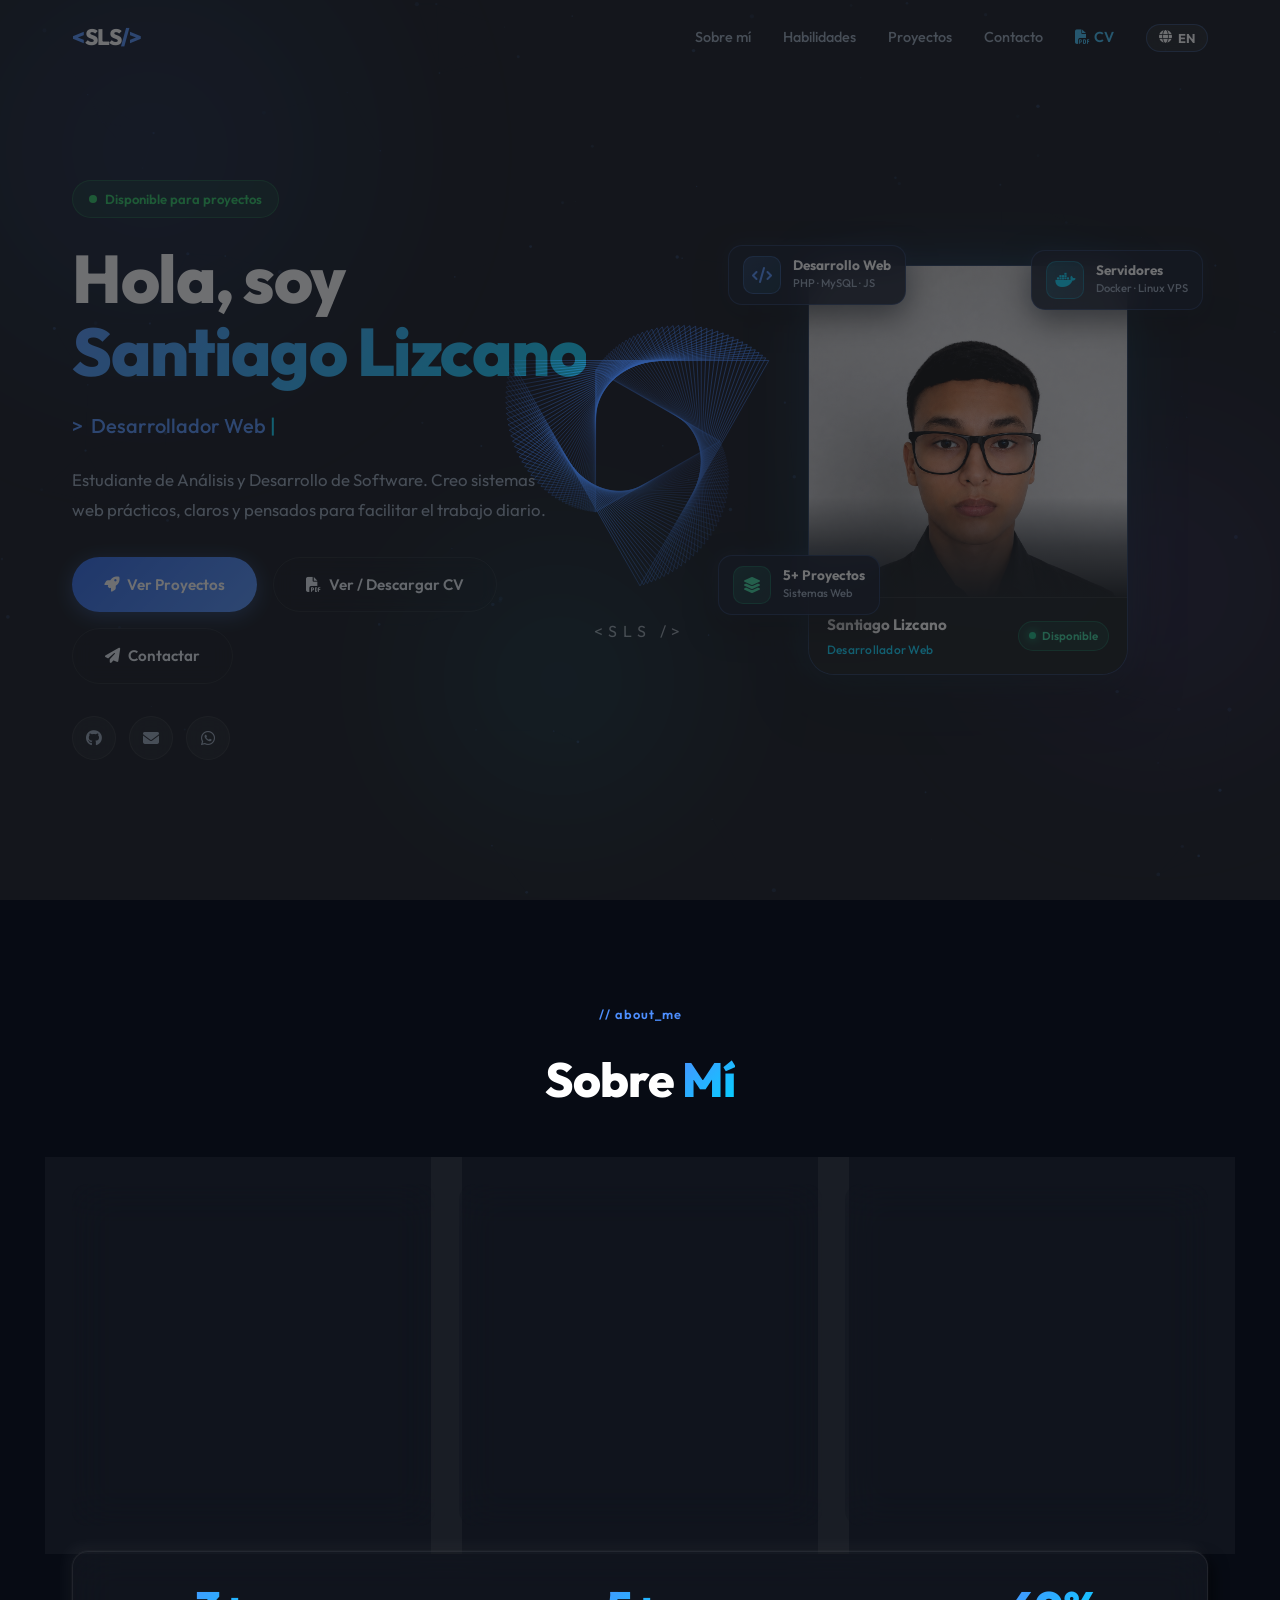
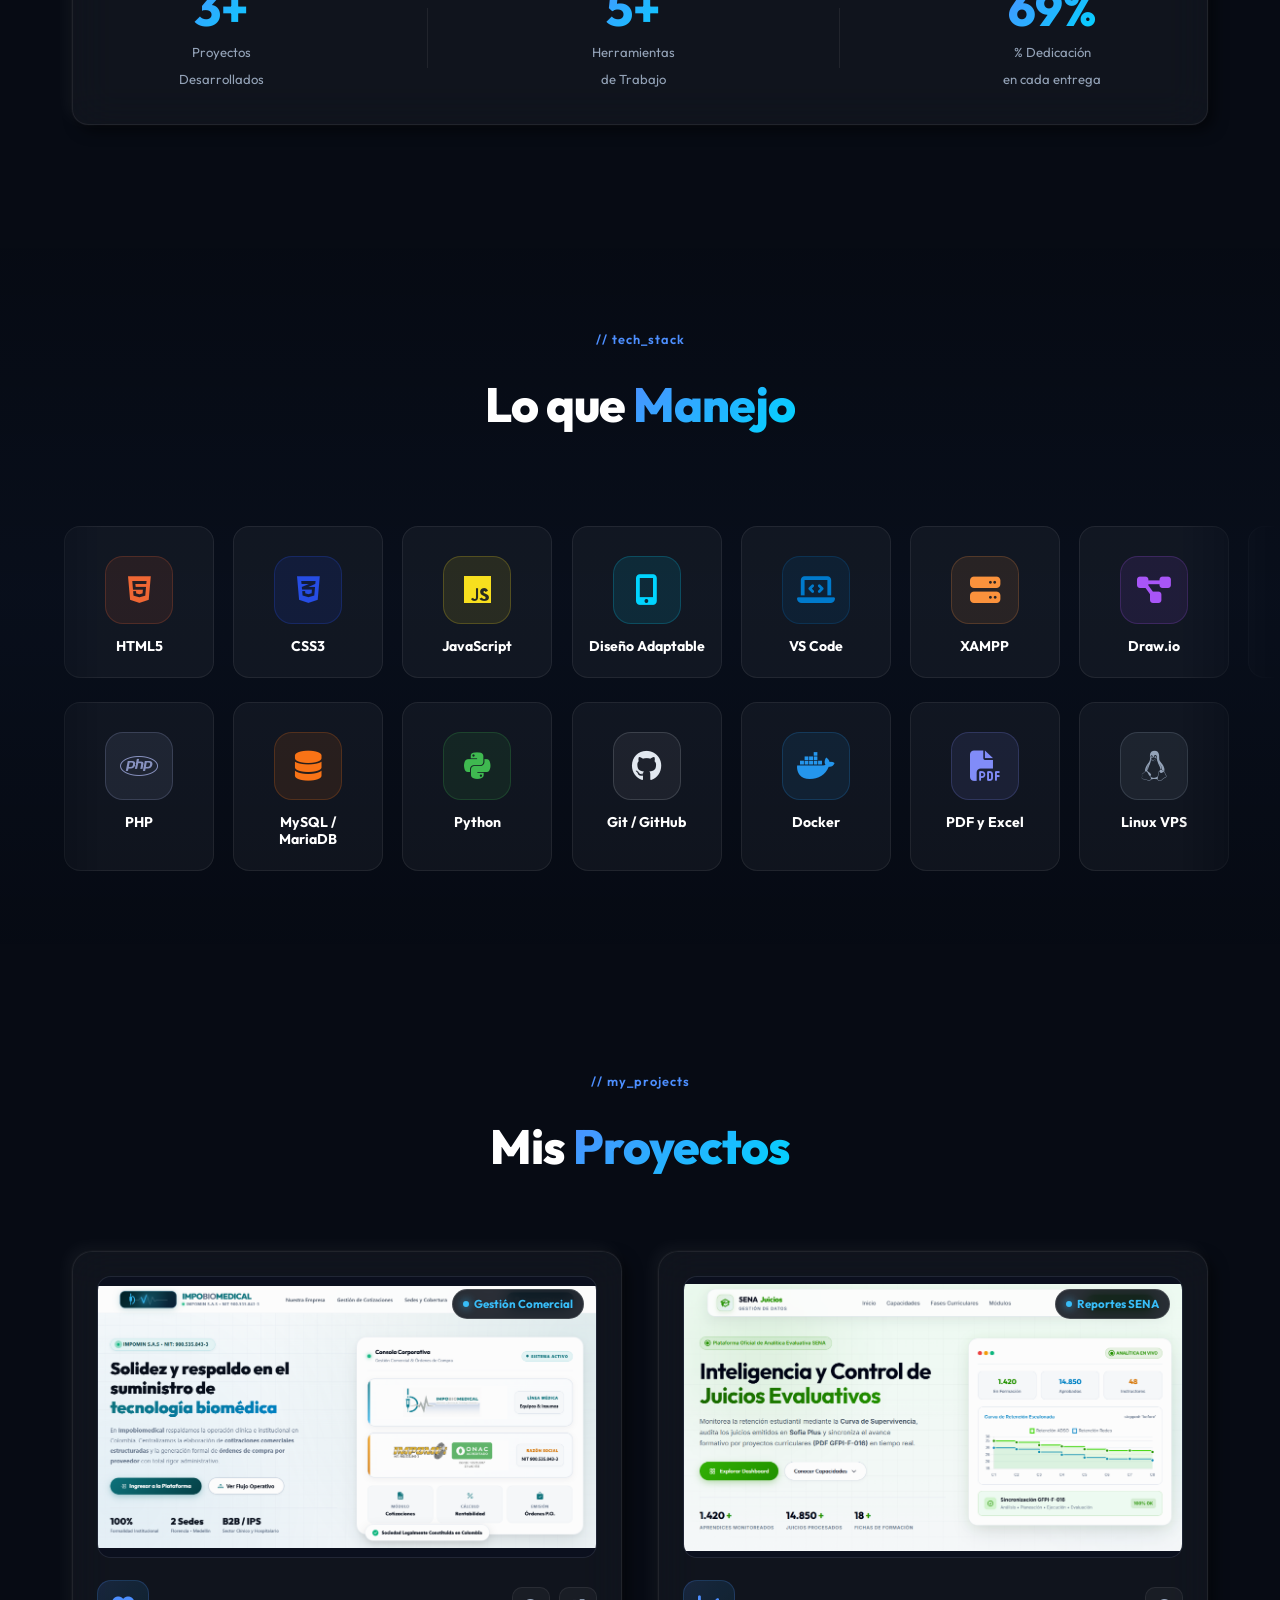
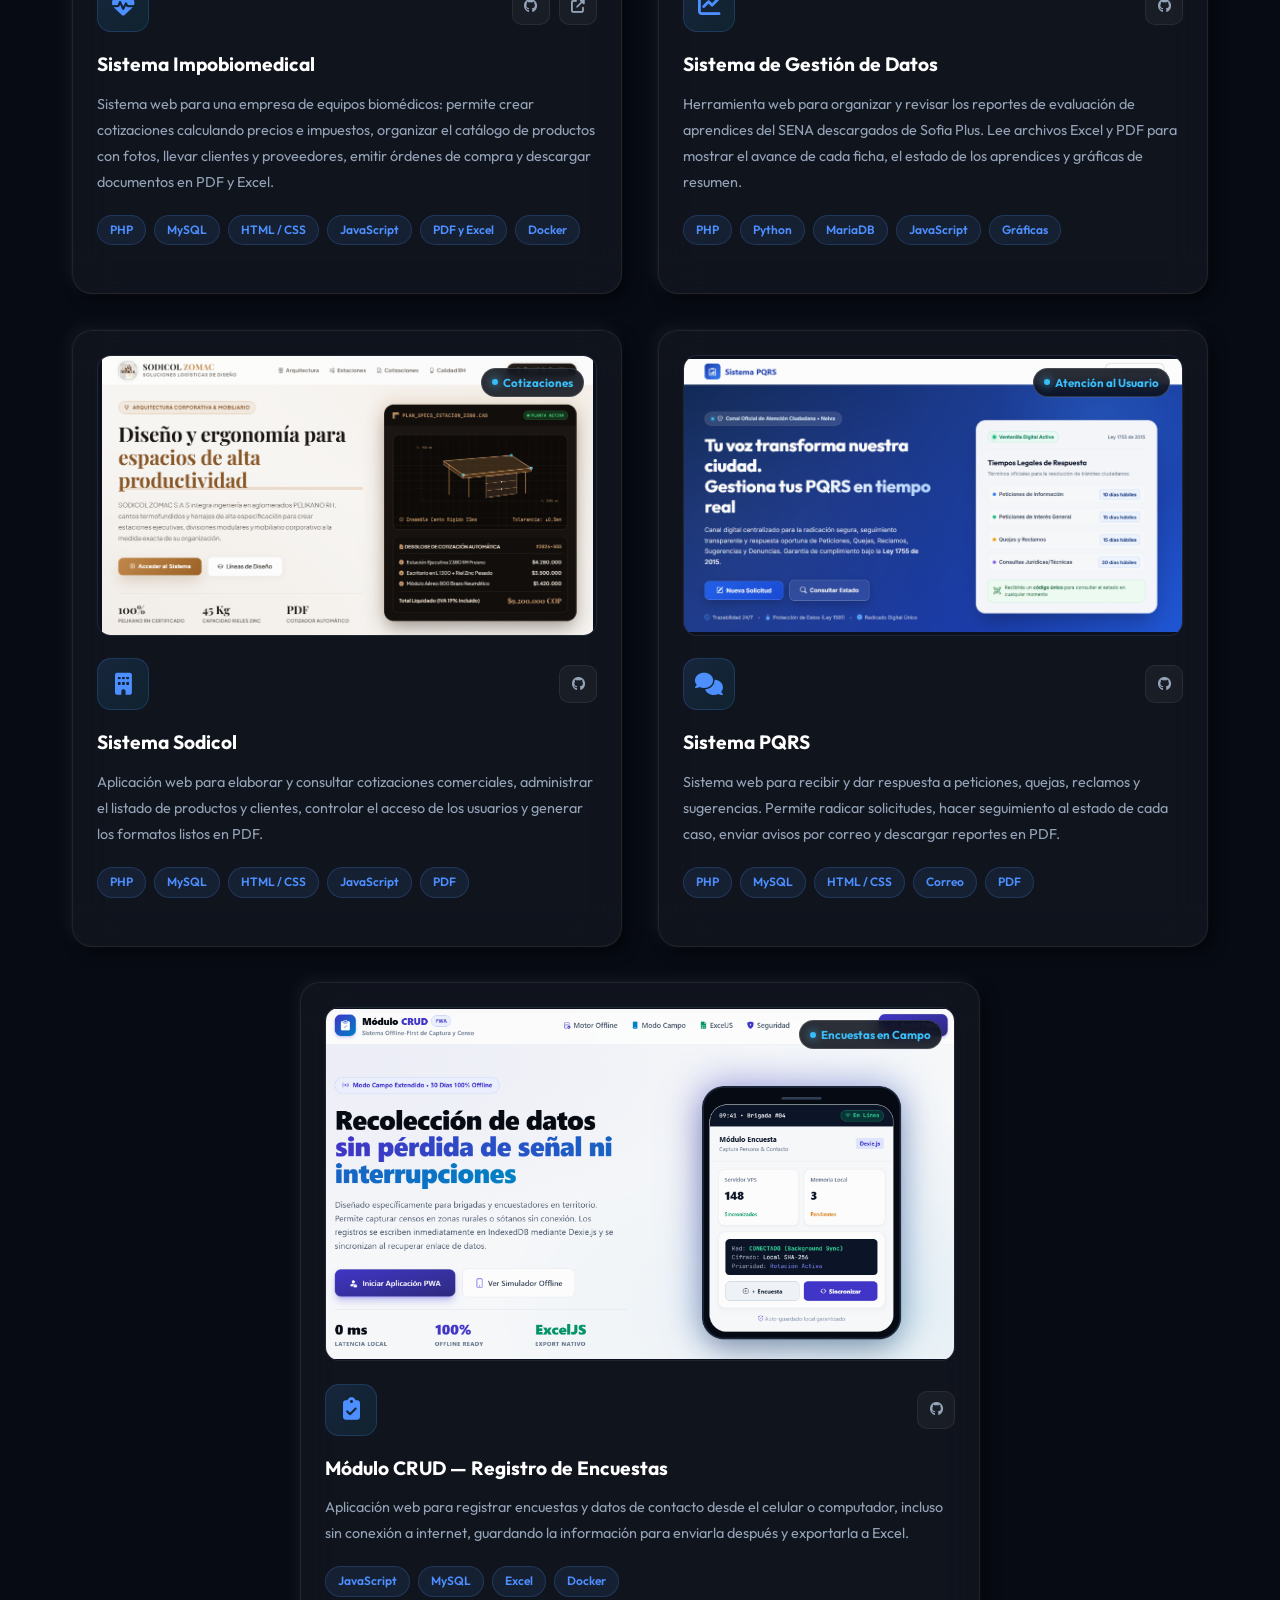
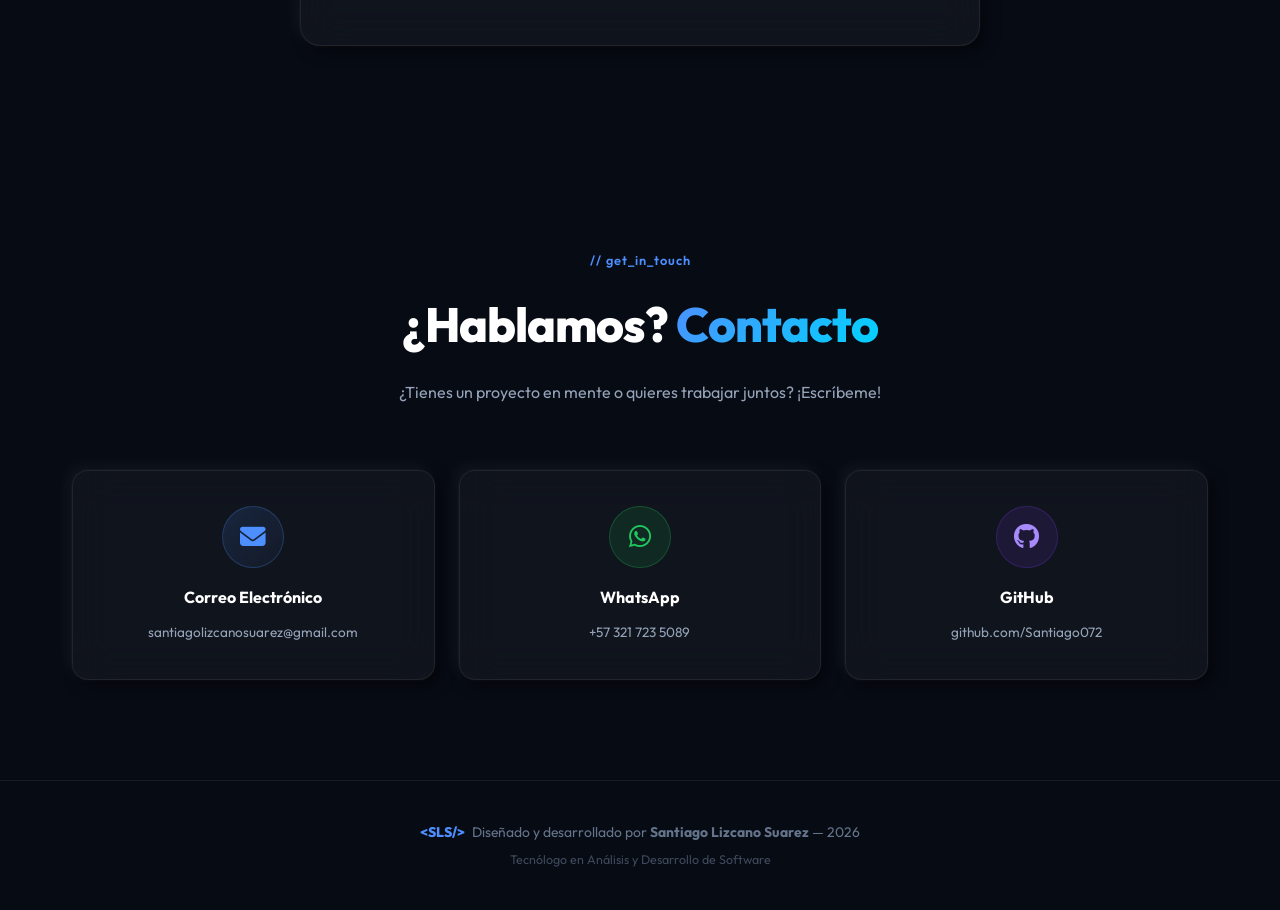
<file: index.html>
<!DOCTYPE html>
<html lang="es">
<head>
  <meta charset="UTF-8" />
  <meta name="viewport" content="width=device-width, initial-scale=1.0" />
  <title>Santiago Lizcano Suarez | Desarrollador Web</title>
  <meta name="description" content="Portafolio de Santiago Lizcano Suarez, Tecnólogo en Análisis y Desarrollo de Software. Especializado en PHP, Python, MySQL, Docker y desarrollo web." />
  <meta name="keywords" content="desarrollador web, PHP, Python, Flask, MySQL, Docker, JavaScript, portafolio" />
  <meta name="author" content="Santiago Lizcano Suarez" />
  
  <!-- Favicon -->
  <link rel="icon" type="image/svg+xml" href="assets/img/favicon.svg" />
  <link rel="alternate icon" href="assets/img/favicon.svg" />

  <link rel="preconnect" href="https://fonts.googleapis.com" />
  <link rel="preconnect" href="https://fonts.gstatic.com" crossorigin />
  <link href="https://fonts.googleapis.com/css2?family=Outfit:wght@300;400;500;600;700;800&display=swap" rel="stylesheet" />
  <link rel="stylesheet" href="https://cdnjs.cloudflare.com/ajax/libs/font-awesome/6.5.0/css/all.min.css" />
  <link rel="stylesheet" href="assets/css/style.css" />
  <style>
    /* ── Intro Screen ── */
    #intro-screen {
      position: fixed;
      inset: 0;
      z-index: 9999;
      background: rgb(29, 30, 34);
      display: flex;
      align-items: center;
      justify-content: center;
      flex-direction: column;
      gap: 1.5rem;
      transition: opacity 0.8s ease, visibility 0.8s ease;
    }
    #intro-screen.hidden {
      opacity: 0;
      visibility: hidden;
      pointer-events: none;
    }
    #intro-screen svg {
      width: min(50vw, 50vh);
      max-width: 340px;
      overflow: visible;
    }
    #intro-label {
      font-family: 'Outfit', sans-serif;
      font-size: clamp(0.8rem, 2vw, 1rem);
      letter-spacing: 0.35em;
      color: rgba(255,255,255,0.35);
      text-transform: uppercase;
      animation: introLabelPulse 2s ease-in-out infinite;
    }
    @keyframes introLabelPulse {
      0%, 100% { opacity: 0.35; }
      50%       { opacity: 0.7;  }
    }
    body.intro-active { overflow: hidden; }
  </style>
</head>
<body class="intro-active">

  <!-- ===== INTRO SCREEN ===== -->
  <div id="intro-screen" aria-label="Cargando portafolio" role="status">
    <svg viewBox="0 0 10 10" fill="none" opacity="0" id="intro-svg">
      <defs>
        <linearGradient id="intro-grad">
          <stop offset="9%"  stop-color="rgba(29,30,34,.9)" />
          <stop offset="30%" stop-color="rgba(29,30,34,0)"  />
          <stop offset="68%" stop-color="rgba(29,30,34,0.5)" />
          <stop offset="91%" stop-color="rgba(29,30,34,.8)" />
        </linearGradient>
      </defs>
      <g id="intro-g">
        <path stroke="#4d8fff" stroke-width="0.02" d="M5,1 9,8 1,8z" />
      </g>
      <rect fill="url(#intro-grad)" width="11" height="11" />
    </svg>
    <span id="intro-label">&lt;SLS /&gt;</span>
  </div>
  <!-- Scroll Progress Bar -->
  <div id="scroll-progress" class="scroll-progress"></div>

  <!-- Background Orbs -->
  <div class="bg-orbs" aria-hidden="true">
    <div class="orb orb-1"></div>
    <div class="orb orb-2"></div>
    <div class="orb orb-3"></div>
  </div>

  <!-- Particles Canvas -->
  <canvas id="particles-canvas" aria-hidden="true"></canvas>

  <!-- ===== NAVBAR ===== -->
  <nav id="navbar" class="navbar">
    <div class="nav-container">
      <a href="#hero" class="nav-logo" id="nav-logo-link">
        <span class="logo-bracket">&lt;</span>SLS<span class="logo-bracket">/&gt;</span>
      </a>
      <ul class="nav-links" id="nav-links">
        <li><a href="#about" class="nav-link" data-i18n="nav.about">Sobre mí</a></li>
        <li><a href="#skills" class="nav-link" data-i18n="nav.skills">Skills</a></li>
        <li><a href="#projects" class="nav-link" data-i18n="nav.projects">Proyectos</a></li>
        <li><a href="#contact" class="nav-link" data-i18n="nav.contact">Contacto</a></li>
        <li><a href="cv/index.html" class="nav-link nav-cv-link"><i class="fas fa-file-pdf"></i> CV</a></li>
        <li>
          <button id="lang-toggle-btn" class="lang-toggle-btn" title="Cambiar idioma / Switch language">
            <i class="fas fa-globe"></i> <span id="current-lang-text">EN</span>
          </button>
        </li>
      </ul>
      <button class="nav-toggle" id="nav-toggle" aria-label="Abrir menú">
        <span></span><span></span><span></span>
      </button>
    </div>
  </nav>

  <!-- ===== HERO ===== -->
  <section id="hero" class="hero">
    <div class="hero-content">
      <div class="hero-badge">
        <span class="badge-dot"></span>
        <span data-i18n="hero.badge">Disponible para proyectos</span>
      </div>
      <h1 class="hero-title">
        <span data-i18n="hero.greeting">Hola, soy</span><br />
        <span class="gradient-text">Santiago Lizcano</span>
      </h1>
      <div class="hero-role">
        <span class="role-prefix">&gt;&nbsp;</span>
        <span id="typed-text" class="typed-text"></span>
        <span class="cursor-blink">|</span>
      </div>
      <p class="hero-desc" data-i18n="hero.desc">
        Estudiante de Análisis y Desarrollo de Software. Creo sistemas web prácticos, claros y pensados para facilitar el trabajo diario.
      </p>
      <div class="hero-actions">
        <a href="#projects" class="btn btn-primary" id="hero-projects-btn">
          <i class="fas fa-rocket"></i> <span data-i18n="hero.btnProjects">Ver Proyectos</span>
        </a>
        <a href="cv/index.html" class="btn btn-outline" id="hero-cv-btn">
          <i class="fas fa-file-pdf"></i> <span data-i18n="hero.btnCV">Ver / Descargar CV</span>
        </a>
        <a href="#contact" class="btn btn-outline" id="hero-contact-btn">
          <i class="fas fa-paper-plane"></i> <span data-i18n="hero.btnContact">Contactar</span>
        </a>
      </div>
      <div class="hero-socials">
        <a href="https://github.com/Santiago072" target="_blank" rel="noopener" class="social-icon" id="social-github" aria-label="GitHub">
          <i class="fab fa-github"></i>
        </a>
        <a href="mailto:santiagolizcanosuarez@gmail.com" class="social-icon" id="social-email" aria-label="Email">
          <i class="fas fa-envelope"></i>
        </a>
        <a href="https://wa.me/573217235089" target="_blank" rel="noopener" class="social-icon" id="social-whatsapp" aria-label="WhatsApp">
          <i class="fab fa-whatsapp"></i>
        </a>
      </div>
    </div>
    <!-- Hero Visual — Premium Profile Glass Card -->
    <div class="hero-visual" id="hero-visual">
      <div class="hero-photo-wrapper">
        
        <!-- Ambient Neon Glow Behind Card -->
        <div class="photo-ambient-glow"></div>
        
        <!-- Main Glass Profile Card -->
        <div class="photo-main-card">
          <div class="photo-card-border-glow"></div>
          
          <div class="photo-img-viewport">
            <img src="assets/img/profile2.png" alt="Santiago Lizcano Suarez" class="hero-profile-avatar" />
            <!-- Soft Bottom Gradient Fade into card background -->
            <div class="photo-bottom-fade"></div>
            <div class="photo-tech-shimmer"></div>
          </div>

          <!-- Bottom Card Info Strip -->
          <div class="photo-card-footer">
            <div class="footer-info">
              <span class="footer-name">Santiago Lizcano</span>
              <span class="footer-role">Desarrollador Web</span>
            </div>
            <div class="footer-status-pill">
              <span class="status-live-dot"></span>
              <span>Disponible</span>
            </div>
          </div>
        </div>

        <!-- Floating Interactive Metric Badges (Creative UI) -->
        <div class="hero-floating-chip chip-exp">
          <div class="chip-icon"><i class="fas fa-code"></i></div>
          <div class="chip-text">
            <span class="chip-val">Desarrollo Web</span>
            <span class="chip-lbl">PHP &middot; MySQL &middot; JS</span>
          </div>
        </div>

        <div class="hero-floating-chip chip-projects">
          <div class="chip-icon chip-icon-green"><i class="fas fa-layer-group"></i></div>
          <div class="chip-text">
            <span class="chip-val">5+ Proyectos</span>
            <span class="chip-lbl">Sistemas Web</span>
          </div>
        </div>

        <div class="hero-floating-chip chip-docker">
          <div class="chip-icon chip-icon-cyan"><i class="fab fa-docker"></i></div>
          <div class="chip-text">
            <span class="chip-val">Servidores</span>
            <span class="chip-lbl">Docker &middot; Linux VPS</span>
          </div>
        </div>

      </div>
    </div>
  </section>

  <!-- ===== ABOUT ===== -->
  <section id="about" class="section about">
    <div class="container">
      <div class="section-header">
        <span class="section-tag">// about_me</span>
        <h2 class="section-title"><span data-i18n="about.title1">Sobre</span> <span class="gradient-text" data-i18n="about.title2">Mí</span></h2>
      </div>
      <div class="about-grid">
        <div class="about-card glass-card">
          <div class="about-icon-wrap">
            <i class="fas fa-user-astronaut"></i>
          </div>
          <h3 data-i18n="about.card1Title">¿Quién soy?</h3>
          <p data-i18n="about.card1Desc">
            Estudiante de Análisis y Desarrollo de Software en el SENA. Me gusta crear sistemas web útiles, bien organizados y fáciles de manejar para las personas que los usan en su trabajo diario.
          </p>
        </div>
        <div class="about-card glass-card">
          <div class="about-icon-wrap">
            <i class="fas fa-code"></i>
          </div>
          <h3 data-i18n="about.card2Title">¿Qué hago?</h3>
          <p data-i18n="about.card2Desc">
            Desarrollo aplicaciones web con PHP, MySQL, HTML, CSS, JavaScript y Python. Armo desde las pantallas y la base de datos hasta la descarga de documentos en PDF o Excel y la puesta en marcha en servidores Linux con Docker.
          </p>
        </div>
        <div class="about-card glass-card">
          <div class="about-icon-wrap">
            <i class="fas fa-lightbulb"></i>
          </div>
          <h3 data-i18n="about.card3Title">Mi forma de trabajar</h3>
          <p data-i18n="about.card3Desc">
            Procuro entender bien lo que necesita cada negocio, cuidar los detalles y probar cada función con calma para entregar un sistema claro, seguro y sin complicaciones.
          </p>
        </div>
        <div class="about-stats glass-card">
          <div class="stat-item">
            <span class="stat-num" data-target="5">0</span>
            <span class="stat-label" data-i18n="about.stat1">Proyectos<br/>Desarrollados</span>
          </div>
          <div class="stat-divider"></div>
          <div class="stat-item">
            <span class="stat-num" data-target="8">0</span>
            <span class="stat-label" data-i18n="about.stat2">Herramientas<br/>de Trabajo</span>
          </div>
          <div class="stat-divider"></div>
          <div class="stat-item">
            <span class="stat-num" data-target="100">0</span>
            <span class="stat-label" data-i18n="about.stat3">% Dedicación<br/>en cada entrega</span>
          </div>
        </div>
      </div>
    </div>
  </section>

  <!-- ===== SKILLS ===== -->
  <section id="skills" class="section skills">
    <div class="container">
      <div class="section-header">
        <span class="section-tag">// tech_stack</span>
        <h2 class="section-title"><span data-i18n="skills.title1">Lo que</span> <span class="gradient-text" data-i18n="skills.title2">Manejo</span></h2>
      </div>
    </div>

    <!-- Marquee wrapper -->
    <div class="skills-marquee-wrap">

      <!-- Row 1 → left -->
      <div class="marquee-track marquee-left">
        <div class="marquee-items">
          <div class="skill-card" id="skill-html"><div class="skill-icon-wrap"><div class="skill-icon-bg"></div><i class="skill-ico fab fa-html5"></i></div><span class="skill-name">HTML5</span></div>
          <div class="skill-card" id="skill-css"><div class="skill-icon-wrap"><div class="skill-icon-bg"></div><i class="skill-ico fab fa-css3-alt"></i></div><span class="skill-name">CSS3</span></div>
          <div class="skill-card" id="skill-js"><div class="skill-icon-wrap"><div class="skill-icon-bg"></div><i class="skill-ico fab fa-js"></i></div><span class="skill-name">JavaScript</span></div>
          <div class="skill-card" id="skill-responsive"><div class="skill-icon-wrap"><div class="skill-icon-bg"></div><i class="skill-ico fas fa-mobile-alt"></i></div><span class="skill-name">Diseño Adaptable</span></div>
          <div class="skill-card" id="skill-vscode"><div class="skill-icon-wrap"><div class="skill-icon-bg"></div><i class="skill-ico fas fa-laptop-code"></i></div><span class="skill-name">VS Code</span></div>
          <div class="skill-card" id="skill-xampp"><div class="skill-icon-wrap"><div class="skill-icon-bg"></div><i class="skill-ico fas fa-server"></i></div><span class="skill-name">XAMPP</span></div>
          <div class="skill-card" id="skill-drawio"><div class="skill-icon-wrap"><div class="skill-icon-bg"></div><i class="skill-ico fas fa-project-diagram"></i></div><span class="skill-name">Draw.io</span></div>
        </div>
        <!-- duplicate for seamless loop -->
        <div class="marquee-items" aria-hidden="true">
          <div class="skill-card" id="skill-html-d"><div class="skill-icon-wrap"><div class="skill-icon-bg"></div><i class="skill-ico fab fa-html5"></i></div><span class="skill-name">HTML5</span></div>
          <div class="skill-card" id="skill-css-d"><div class="skill-icon-wrap"><div class="skill-icon-bg"></div><i class="skill-ico fab fa-css3-alt"></i></div><span class="skill-name">CSS3</span></div>
          <div class="skill-card" id="skill-js-d"><div class="skill-icon-wrap"><div class="skill-icon-bg"></div><i class="skill-ico fab fa-js"></i></div><span class="skill-name">JavaScript</span></div>
          <div class="skill-card" id="skill-responsive-d"><div class="skill-icon-wrap"><div class="skill-icon-bg"></div><i class="skill-ico fas fa-mobile-alt"></i></div><span class="skill-name">Diseño Adaptable</span></div>
          <div class="skill-card" id="skill-vscode-d"><div class="skill-icon-wrap"><div class="skill-icon-bg"></div><i class="skill-ico fas fa-laptop-code"></i></div><span class="skill-name">VS Code</span></div>
          <div class="skill-card" id="skill-xampp-d"><div class="skill-icon-wrap"><div class="skill-icon-bg"></div><i class="skill-ico fas fa-server"></i></div><span class="skill-name">XAMPP</span></div>
          <div class="skill-card" id="skill-drawio-d"><div class="skill-icon-wrap"><div class="skill-icon-bg"></div><i class="skill-ico fas fa-project-diagram"></i></div><span class="skill-name">Draw.io</span></div>
        </div>
      </div>

      <!-- Row 2 ← right -->
      <div class="marquee-track marquee-right">
        <div class="marquee-items">
          <div class="skill-card" id="skill-php"><div class="skill-icon-wrap"><div class="skill-icon-bg"></div><i class="skill-ico fab fa-php"></i></div><span class="skill-name">PHP</span></div>
          <div class="skill-card" id="skill-mysql"><div class="skill-icon-wrap"><div class="skill-icon-bg"></div><i class="skill-ico fas fa-database"></i></div><span class="skill-name">MySQL / MariaDB</span></div>
          <div class="skill-card" id="skill-python"><div class="skill-icon-wrap"><div class="skill-icon-bg"></div><i class="skill-ico fab fa-python"></i></div><span class="skill-name">Python</span></div>
          <div class="skill-card" id="skill-git"><div class="skill-icon-wrap"><div class="skill-icon-bg"></div><i class="skill-ico fab fa-github"></i></div><span class="skill-name">Git / GitHub</span></div>
          <div class="skill-card" id="skill-docker"><div class="skill-icon-wrap"><div class="skill-icon-bg"></div><i class="skill-ico fab fa-docker"></i></div><span class="skill-name">Docker</span></div>
          <div class="skill-card" id="skill-mvc"><div class="skill-icon-wrap"><div class="skill-icon-bg"></div><i class="skill-ico fas fa-file-pdf"></i></div><span class="skill-name">PDF y Excel</span></div>
          <div class="skill-card" id="skill-flask"><div class="skill-icon-wrap"><div class="skill-icon-bg"></div><i class="skill-ico fab fa-linux"></i></div><span class="skill-name">Linux VPS</span></div>
        </div>
        <!-- duplicate for seamless loop -->
        <div class="marquee-items" aria-hidden="true">
          <div class="skill-card" id="skill-php-d"><div class="skill-icon-wrap"><div class="skill-icon-bg"></div><i class="skill-ico fab fa-php"></i></div><span class="skill-name">PHP</span></div>
          <div class="skill-card" id="skill-mysql-d"><div class="skill-icon-wrap"><div class="skill-icon-bg"></div><i class="skill-ico fas fa-database"></i></div><span class="skill-name">MySQL / MariaDB</span></div>
          <div class="skill-card" id="skill-python-d"><div class="skill-icon-wrap"><div class="skill-icon-bg"></div><i class="skill-ico fab fa-python"></i></div><span class="skill-name">Python</span></div>
          <div class="skill-card" id="skill-git-d"><div class="skill-icon-wrap"><div class="skill-icon-bg"></div><i class="skill-ico fab fa-github"></i></div><span class="skill-name">Git / GitHub</span></div>
          <div class="skill-card" id="skill-docker-d"><div class="skill-icon-wrap"><div class="skill-icon-bg"></div><i class="skill-ico fab fa-docker"></i></div><span class="skill-name">Docker</span></div>
          <div class="skill-card" id="skill-mvc-d"><div class="skill-icon-wrap"><div class="skill-icon-bg"></div><i class="skill-ico fas fa-file-pdf"></i></div><span class="skill-name">PDF y Excel</span></div>
          <div class="skill-card" id="skill-flask-d"><div class="skill-icon-wrap"><div class="skill-icon-bg"></div><i class="skill-ico fab fa-linux"></i></div><span class="skill-name">Linux VPS</span></div>
        </div>
      </div>

    </div>
  </section>

  <!-- ===== PROJECTS ===== -->
  <section id="projects" class="section projects">
    <div class="container">
      <div class="section-header">
        <span class="section-tag">// my_projects</span>
        <h2 class="section-title"><span data-i18n="projects.title1">Mis</span> <span class="gradient-text" data-i18n="projects.title2">Proyectos</span></h2>
      </div>
      <div class="projects-grid">

        <!-- Sistema Impobiomedical -->
        <article class="project-card glass-card" id="project-impobiomedical">
          <div class="project-preview-wrap">
            <span class="project-badge-float">
              <span class="project-badge-dot"></span> Gestión Comercial
            </span>
            <img src="assets/img/project-impobiomedical.png" alt="Sistema Impobiomedical Preview" class="project-preview-img" loading="lazy" />
            <div class="project-preview-overlay"></div>
          </div>
          <div class="project-header">
            <div class="project-icon">
              <i class="fas fa-heart-pulse"></i>
            </div>
            <div class="project-links">
              <a href="https://github.com/Santiago072/SistemaImpobiomedical" target="_blank" rel="noopener" class="proj-link-btn" aria-label="Ver repositorio SistemaImpobiomedical" title="Ver código en GitHub">
                <i class="fab fa-github"></i>
              </a>
              <a href="https://sistemaimpobiomedical.slscode.online/" target="_blank" rel="noopener" class="proj-link-btn" aria-label="Ver sitio Impobiomedical" title="Ver aplicación en vivo">
                <i class="fas fa-external-link-alt"></i>
              </a>
            </div>
          </div>
          <h3 class="project-title" data-i18n="projects.p2Title">Sistema Impobiomedical</h3>
          <p class="project-desc" data-i18n="projects.p2Desc">
            Sistema web para una empresa de equipos biomédicos: permite crear cotizaciones calculando precios e impuestos, organizar el catálogo de productos con fotos, llevar clientes y proveedores, emitir órdenes de compra y descargar documentos en PDF y Excel.
          </p>
          <div class="project-tags">
            <span class="tag">PHP</span>
            <span class="tag">MySQL</span>
            <span class="tag">HTML / CSS</span>
            <span class="tag">JavaScript</span>
            <span class="tag">PDF y Excel</span>
            <span class="tag">Docker</span>
          </div>
        </article>

        <!-- Sistema Gestión Datos SENA -->
        <article class="project-card glass-card" id="project-gestion-datos">
          <div class="project-preview-wrap">
            <span class="project-badge-float">
              <span class="project-badge-dot"></span> Reportes SENA
            </span>
            <img src="assets/img/project-gestion-datos.png" alt="Sistema Gestión Datos SENA Preview" class="project-preview-img" loading="lazy" />
            <div class="project-preview-overlay"></div>
          </div>
          <div class="project-header">
            <div class="project-icon">
              <i class="fas fa-chart-line"></i>
            </div>
            <div class="project-links">
              <a href="https://github.com/Santiago072/sistema_gestion_datos" target="_blank" rel="noopener" class="proj-link-btn" aria-label="Ver repositorio Sistema Gestión de Datos" title="Ver código en GitHub">
                <i class="fab fa-github"></i>
              </a>
            </div>
          </div>
          <h3 class="project-title" data-i18n="projects.p3Title">Sistema de Gestión de Datos</h3>
          <p class="project-desc" data-i18n="projects.p3Desc">
            Herramienta web para organizar y revisar los reportes de evaluación de aprendices del SENA descargados de Sofia Plus. Lee archivos Excel y PDF para mostrar el avance de cada ficha, el estado de los aprendices y gráficas de resumen.
          </p>
          <div class="project-tags">
            <span class="tag">PHP</span>
            <span class="tag">Python</span>
            <span class="tag">MariaDB</span>
            <span class="tag">JavaScript</span>
            <span class="tag">Gráficas</span>
          </div>
        </article>

        <!-- Sodicol -->
        <article class="project-card glass-card" id="project-sodicol">
          <div class="project-preview-wrap">
            <span class="project-badge-float">
              <span class="project-badge-dot"></span> Cotizaciones
            </span>
            <img src="assets/img/project-sodicol.png" alt="Sistema Sodicol Preview" class="project-preview-img" loading="lazy" />
            <div class="project-preview-overlay"></div>
          </div>
          <div class="project-header">
            <div class="project-icon">
              <i class="fas fa-building"></i>
            </div>
            <div class="project-links">
              <a href="https://github.com/Santiago072/SistemaSodicol" target="_blank" rel="noopener" class="proj-link-btn" aria-label="Ver repositorio Sistema Sodicol" title="Ver código en GitHub">
                <i class="fab fa-github"></i>
              </a>
            </div>
          </div>
          <h3 class="project-title" data-i18n="projects.p4Title">Sistema Sodicol</h3>
          <p class="project-desc" data-i18n="projects.p4Desc">
            Aplicación web para elaborar y consultar cotizaciones comerciales, administrar el listado de productos y clientes, controlar el acceso de los usuarios y generar los formatos listos en PDF.
          </p>
          <div class="project-tags">
            <span class="tag">PHP</span>
            <span class="tag">MySQL</span>
            <span class="tag">HTML / CSS</span>
            <span class="tag">JavaScript</span>
            <span class="tag">PDF</span>
          </div>
        </article>

        <!-- PQRS -->
        <article class="project-card glass-card" id="project-pqrs">
          <div class="project-preview-wrap">
            <span class="project-badge-float">
              <span class="project-badge-dot"></span> Atención al Usuario
            </span>
            <img src="assets/img/project-pqrs.png" alt="Sistema PQRS Preview" class="project-preview-img" loading="lazy" />
            <div class="project-preview-overlay"></div>
          </div>
          <div class="project-header">
            <div class="project-icon">
              <i class="fas fa-comments"></i>
            </div>
            <div class="project-links">
              <a href="https://github.com/Santiago072/SistemaPQRS" target="_blank" rel="noopener" class="proj-link-btn" aria-label="Ver repositorio Sistema PQRS" title="Ver código en GitHub">
                <i class="fab fa-github"></i>
              </a>
            </div>
          </div>
          <h3 class="project-title" data-i18n="projects.p5Title">Sistema PQRS</h3>
          <p class="project-desc" data-i18n="projects.p5Desc">
            Sistema web para recibir y dar respuesta a peticiones, quejas, reclamos y sugerencias. Permite radicar solicitudes, hacer seguimiento al estado de cada caso, enviar avisos por correo y descargar reportes en PDF.
          </p>
          <div class="project-tags">
            <span class="tag">PHP</span>
            <span class="tag">MySQL</span>
            <span class="tag">HTML / CSS</span>
            <span class="tag">Correo</span>
            <span class="tag">PDF</span>
          </div>
        </article>

        <!-- Módulo CRUD -->
        <article class="project-card glass-card" id="project-modulocrud">
          <div class="project-preview-wrap">
            <span class="project-badge-float">
              <span class="project-badge-dot"></span> Encuestas en Campo
            </span>
            <img src="assets/img/project-modulocrud.png" alt="Módulo CRUD Preview" class="project-preview-img" loading="lazy" />
            <div class="project-preview-overlay"></div>
          </div>
          <div class="project-header">
            <div class="project-icon">
              <i class="fas fa-clipboard-check"></i>
            </div>
            <div class="project-links">
              <a href="https://github.com/Santiago072/ModuloCRUD" target="_blank" rel="noopener" class="proj-link-btn" aria-label="Ver repositorio ModuloCRUD" title="Ver código en GitHub">
                <i class="fab fa-github"></i>
              </a>
            </div>
          </div>
          <h3 class="project-title" data-i18n="projects.p1Title">Módulo CRUD — Registro de Encuestas</h3>
          <p class="project-desc" data-i18n="projects.p1Desc">
            Aplicación web para registrar encuestas y datos de contacto desde el celular o computador, incluso sin conexión a internet, guardando la información para enviarla después y exportarla a Excel.
          </p>
          <div class="project-tags">
            <span class="tag">JavaScript</span>
            <span class="tag">MySQL</span>
            <span class="tag">Excel</span>
            <span class="tag">Docker</span>
          </div>
        </article>

      </div>
    </div>
  </section>

  <!-- ===== CONTACT ===== -->
  <section id="contact" class="section contact">
    <div class="container">
      <div class="section-header">
        <span class="section-tag">// get_in_touch</span>
        <h2 class="section-title"><span data-i18n="contact.title1">¿Hablamos?</span> <span class="gradient-text" data-i18n="contact.title2">Contacto</span></h2>
        <p class="section-subtitle" data-i18n="contact.subtitle">¿Tienes un proyecto en mente o quieres trabajar juntos? ¡Escríbeme!</p>
      </div>
      <div class="contact-grid">
        <a href="mailto:santiagolizcanosuarez@gmail.com" class="contact-card glass-card" id="contact-email">
          <div class="contact-icon-wrap">
            <i class="fas fa-envelope"></i>
          </div>
          <h3 data-i18n="contact.emailTitle">Correo Electrónico</h3>
          <p>santiagolizcanosuarez@gmail.com</p>
          <span class="contact-arrow"><i class="fas fa-arrow-right"></i></span>
        </a>
        <a href="https://wa.me/573217235089" target="_blank" rel="noopener" class="contact-card glass-card" id="contact-whatsapp">
          <div class="contact-icon-wrap contact-icon-green">
            <i class="fab fa-whatsapp"></i>
          </div>
          <h3 data-i18n="contact.waTitle">WhatsApp</h3>
          <p>+57 321 723 5089</p>
          <span class="contact-arrow"><i class="fas fa-arrow-right"></i></span>
        </a>
        <a href="https://github.com/Santiago072" target="_blank" rel="noopener" class="contact-card glass-card" id="contact-github">
          <div class="contact-icon-wrap contact-icon-purple">
            <i class="fab fa-github"></i>
          </div>
          <h3 data-i18n="contact.ghTitle">GitHub</h3>
          <p>github.com/Santiago072</p>
          <span class="contact-arrow"><i class="fas fa-arrow-right"></i></span>
        </a>
      </div>
    </div>
  </section>

  <!-- ===== FOOTER ===== -->
  <footer class="footer">
    <div class="container">
      <p>
        <span class="footer-logo">&lt;SLS/&gt;</span>
        <span data-i18n="footer.designedBy">Diseñado y desarrollado por</span>
        <strong>Santiago Lizcano Suarez</strong> &mdash; 2026
      </p>
      <p class="footer-sub" data-i18n="footer.role">Tecnólogo en Análisis y Desarrollo de Software</p>
    </div>
  </footer>

  <script src="assets/js/main.js"></script>

  <!-- GSAP (intro animation) -->
  <script src="https://cdnjs.cloudflare.com/ajax/libs/gsap/3.12.5/gsap.min.js"></script>
  <script>
    /* ========================
       INTRO SCREEN — GSAP triangles
    ======================== */
    (function () {
      const intro  = document.getElementById('intro-screen');
      const svg    = document.getElementById('intro-svg');
      const g      = document.getElementById('intro-g');
      const path   = g.querySelector('path');
      const rect   = svg.querySelector('rect');

      // Clone 50 extra triangle paths
      for (let i = 0; i < 50; i++) {
        g.append(path.cloneNode());
      }

      // Rotate the gradient overlay rect
      gsap.set(rect, { rotate: 45, svgOrigin: '5 5' });

      // Build the spread timeline (paused)
      const spread = gsap.timeline({ paused: true })
        .to(g, { svgOrigin: '5 5.5', rotate: -180, duration: 1 })
        .to('path', {
          svgOrigin: '5 5.5',
          rotate: -180,
          scale: 0.15,
          attr: { 'stroke-width': 0 },
          ease: 'power1.in',
          stagger: { amount: 0.5, ease: 'sine.in' },
          duration: 1
        }, 0);

      // Animate progress 0 → 0.5 (despliegue de la figura geométrica)
      const masterTl = gsap.timeline({
        onComplete: hideIntro
      });

      // Fade in the SVG
      masterTl
        .to(svg, { opacity: 1, duration: 0.4, ease: 'power2.out' })
        // Desplegar la figura geométrica hasta el punto máximo mostrado
        .to(spread, { progress: 0.5, duration: 1.8, ease: 'power2.inOut' })
        // Pausa breve para apreciar la figura formada
        .to({}, { duration: 0.3 })
        // Desvanecer el overlay de intro y mostrar el contenido
        .to(intro, { opacity: 0, duration: 0.6, ease: 'power2.inOut' }, '+=0.1');

      function hideIntro() {
        intro.classList.add('hidden');
        document.body.classList.remove('intro-active');
        // Clean up after transition ends
        setTimeout(() => intro.remove(), 600);
      }
    })();
  </script>
</body>

</html>
</file>
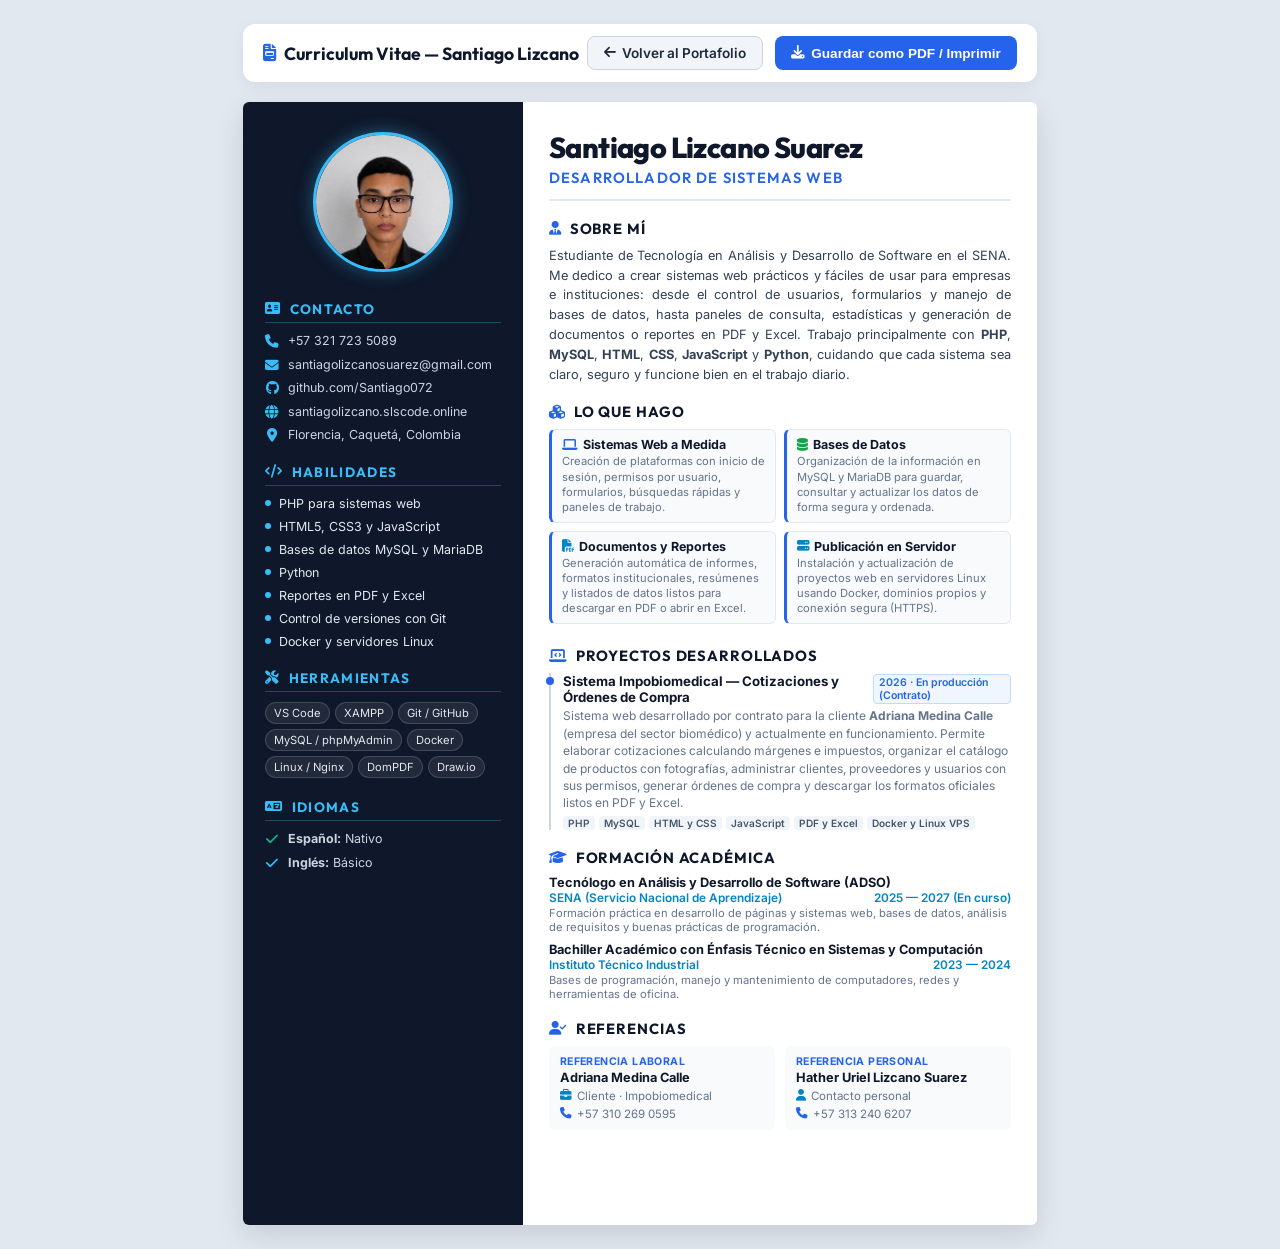
<file: cv/index.html>
<!DOCTYPE html>
<html lang="es">
<head>
  <meta charset="UTF-8">
  <meta name="viewport" content="width=device-width, initial-scale=1.0">
  <title>Curriculum Vitae — Santiago Lizcano Suarez</title>
  
  <!-- Favicon -->
  <link rel="icon" type="image/svg+xml" href="../assets/img/favicon.svg">
  <link rel="alternate icon" href="../assets/img/favicon.svg">

  <link rel="preconnect" href="https://fonts.googleapis.com">
  <link rel="preconnect" href="https://fonts.gstatic.com" crossorigin>
  <link href="https://fonts.googleapis.com/css2?family=Outfit:wght@300;400;500;600;700;800&family=Inter:wght@300;400;500;600;700&display=swap" rel="stylesheet">
  <link rel="stylesheet" href="https://cdnjs.cloudflare.com/ajax/libs/font-awesome/6.5.0/css/all.min.css">
  <style>
    :root {
      --primary-dark: #0f172a;
      --sidebar-bg: #0f172a;
      --sidebar-text: #f8fafc;
      --sidebar-muted: #94a3b8;
      --accent-blue: #2563eb;
      --accent-cyan: #0284c7;
      --body-bg: #ffffff;
      --text-main: #1e293b;
      --text-muted: #64748b;
      --border-color: #e2e8f0;
      --tag-bg: #f1f5f9;
    }

    * {
      box-sizing: border-box;
      margin: 0;
      padding: 0;
    }

    body {
      font-family: 'Inter', sans-serif;
      background: #e2e8f0;
      color: var(--text-main);
      display: flex;
      flex-direction: column;
      align-items: center;
      padding: 24px 12px;
      -webkit-print-color-adjust: exact;
      print-color-adjust: exact;
    }

    /* Barra superior interactiva (No imprimible) */
    .toolbar {
      width: 100%;
      max-width: 210mm;
      background: #ffffff;
      padding: 12px 20px;
      border-radius: 12px;
      display: flex;
      justify-content: space-between;
      align-items: center;
      margin-bottom: 20px;
      box-shadow: 0 4px 15px rgba(0,0,0,0.06);
    }
    .toolbar-title {
      font-family: 'Outfit', sans-serif;
      font-weight: 700;
      font-size: 1.1rem;
      color: var(--primary-dark);
      display: flex;
      align-items: center;
      gap: 8px;
    }
    .toolbar-actions {
      display: flex;
      gap: 12px;
    }
    .btn {
      padding: 8px 16px;
      border-radius: 8px;
      font-weight: 600;
      font-size: 0.85rem;
      cursor: pointer;
      text-decoration: none;
      display: inline-flex;
      align-items: center;
      gap: 6px;
      border: none;
      transition: all 0.2s;
    }
    .btn-print {
      background: var(--accent-blue);
      color: #ffffff;
    }
    .btn-print:hover {
      background: #1d4ed8;
      transform: translateY(-1px);
    }
    .btn-back {
      background: #f1f5f9;
      color: var(--text-main);
      border: 1px solid #cbd5e1;
    }
    .btn-back:hover {
      background: #e2e8f0;
    }

    /* Hoja A4 exacta */
    .cv-page {
      width: 210mm;
      min-height: 297mm;
      height: auto;
      background: #ffffff;
      display: grid;
      grid-template-columns: 74mm 1fr;
      box-shadow: 0 10px 30px rgba(0,0,0,0.12);
      border-radius: 6px;
      overflow: hidden;
    }

    /* ── BARRA LATERAL IZQUIERDA ── */
    .cv-sidebar {
      background: var(--sidebar-bg);
      color: var(--sidebar-text);
      padding: 30px 22px;
      display: flex;
      flex-direction: column;
      gap: 20px;
    }

    .profile-photo-wrap {
      display: flex;
      flex-direction: column;
      align-items: center;
      text-align: center;
    }
    .profile-photo {
      width: 140px;
      height: 140px;
      border-radius: 50%;
      object-fit: cover;
      object-position: center 30%;
      border: 3px solid #38bdf8;
      box-shadow: 0 0 18px rgba(56, 189, 248, 0.4);
      margin-bottom: 8px;
    }

    .side-section-title {
      font-family: 'Outfit', sans-serif;
      font-size: 0.85rem;
      font-weight: 700;
      text-transform: uppercase;
      letter-spacing: 0.1em;
      color: #38bdf8;
      border-bottom: 1.5px solid rgba(56, 189, 248, 0.3);
      padding-bottom: 4px;
      margin-bottom: 10px;
      display: flex;
      align-items: center;
      gap: 8px;
    }

    .contact-list {
      list-style: none;
      display: flex;
      flex-direction: column;
      gap: 8px;
      font-size: 0.78rem;
      color: #cbd5e1;
    }
    .contact-item {
      display: flex;
      align-items: flex-start;
      gap: 9px;
      word-break: break-word;
    }
    .contact-item i {
      color: #38bdf8;
      font-size: 0.85rem;
      margin-top: 2px;
      width: 14px;
      text-align: center;
    }
    .contact-item a {
      color: inherit;
      text-decoration: none;
    }

    /* Lista limpia de Habilidades sin porcentajes */
    .skills-clean-list {
      list-style: none;
      display: flex;
      flex-direction: column;
      gap: 8px;
    }
    .skill-clean-item {
      display: flex;
      align-items: center;
      gap: 8px;
      font-size: 0.78rem;
      color: #e2e8f0;
    }
    .skill-bullet {
      width: 6px;
      height: 6px;
      border-radius: 50%;
      background: #38bdf8;
      flex-shrink: 0;
    }

    .pill-tags {
      display: flex;
      flex-wrap: wrap;
      gap: 5px;
    }
    .pill {
      background: rgba(255,255,255,0.08);
      border: 1px solid rgba(255,255,255,0.15);
      padding: 3px 8px;
      border-radius: 12px;
      font-size: 0.7rem;
      color: #e2e8f0;
    }

    /* ── CUERPO PRINCIPAL DERECHO ── */
    .cv-main {
      padding: 30px 26px;
      display: flex;
      flex-direction: column;
      gap: 18px;
    }

    .main-header {
      border-bottom: 2px solid var(--border-color);
      padding-bottom: 12px;
    }
    .candidate-name {
      font-family: 'Outfit', sans-serif;
      font-size: 1.8rem;
      font-weight: 800;
      color: var(--primary-dark);
      letter-spacing: -0.02em;
      line-height: 1.1;
    }
    .candidate-title {
      font-family: 'Outfit', sans-serif;
      font-size: 0.92rem;
      font-weight: 600;
      color: var(--accent-blue);
      text-transform: uppercase;
      letter-spacing: 0.08em;
      margin-top: 4px;
    }

    .main-section-title {
      font-family: 'Outfit', sans-serif;
      font-size: 0.92rem;
      font-weight: 700;
      color: var(--primary-dark);
      text-transform: uppercase;
      letter-spacing: 0.06em;
      display: flex;
      align-items: center;
      gap: 8px;
      margin-bottom: 8px;
    }
    .main-section-title i {
      color: var(--accent-blue);
      font-size: 0.88rem;
    }

    .profile-summary {
      font-size: 0.8rem;
      line-height: 1.55;
      color: #334155;
      text-align: justify;
    }

    /* Grid de Áreas de Especialidad */
    .competencies-grid {
      display: grid;
      grid-template-columns: repeat(2, 1fr);
      gap: 8px;
      margin-bottom: 4px;
    }
    .competency-card {
      background: #f8fafc;
      border: 1px solid #e2e8f0;
      border-left: 3px solid var(--accent-blue);
      padding: 7px 10px;
      border-radius: 6px;
    }
    .competency-title {
      font-size: 0.78rem;
      font-weight: 700;
      color: var(--primary-dark);
      display: flex;
      align-items: center;
      gap: 5px;
    }
    .competency-desc {
      font-size: 0.7rem;
      color: var(--text-muted);
      margin-top: 2px;
      line-height: 1.35;
    }

    /* Timeline de Proyectos & Experiencia */
    .timeline {
      display: flex;
      flex-direction: column;
      gap: 11px;
    }
    .timeline-item {
      position: relative;
      padding-left: 12px;
      border-left: 2px solid #cbd5e1;
    }
    .timeline-item::before {
      content: '';
      position: absolute;
      left: -5px;
      top: 4px;
      width: 8px;
      height: 8px;
      border-radius: 50%;
      background: var(--accent-blue);
    }
    .item-head {
      display: flex;
      justify-content: space-between;
      align-items: baseline;
      margin-bottom: 2px;
    }
    .item-title {
      font-size: 0.83rem;
      font-weight: 700;
      color: var(--primary-dark);
    }
    .item-badge {
      font-size: 0.66rem;
      font-weight: 600;
      background: #eff6ff;
      color: var(--accent-blue);
      border: 1px solid #bfdbfe;
      padding: 1px 5px;
      border-radius: 4px;
    }
    .item-desc {
      font-size: 0.75rem;
      color: var(--text-muted);
      line-height: 1.45;
      margin-bottom: 4px;
    }
    .item-tags {
      display: flex;
      flex-wrap: wrap;
      gap: 4px;
    }
    .item-tag {
      font-size: 0.63rem;
      background: #f1f5f9;
      color: #475569;
      padding: 1px 5px;
      border-radius: 4px;
      font-weight: 600;
    }

    /* Formación */
    .edu-list {
      display: flex;
      flex-direction: column;
      gap: 8px;
    }
    .edu-item {
      display: flex;
      flex-direction: column;
      gap: 1px;
    }
    .edu-degree {
      font-size: 0.8rem;
      font-weight: 700;
      color: var(--primary-dark);
    }
    .edu-school {
      font-size: 0.74rem;
      color: var(--accent-cyan);
      font-weight: 600;
      display: flex;
      justify-content: space-between;
    }
    .edu-desc {
      font-size: 0.7rem;
      color: var(--text-muted);
    }

    /* Referencias */
    .references-grid {
      display: grid;
      grid-template-columns: 1fr 1fr;
      gap: 10px;
    }
    .reference-card {
      background: #f8fafc;
      border: 1px solid var(--border-light);
      border-radius: 6px;
      padding: 9px 11px;
      display: flex;
      flex-direction: column;
      gap: 2px;
    }
    .reference-type {
      font-size: 0.66rem;
      font-weight: 700;
      text-transform: uppercase;
      letter-spacing: 0.4px;
      color: var(--accent-blue);
    }
    .reference-name {
      font-size: 0.8rem;
      font-weight: 700;
      color: var(--primary-dark);
    }
    .reference-meta {
      font-size: 0.72rem;
      color: var(--text-muted);
      display: flex;
      align-items: center;
      gap: 5px;
      margin-top: 2px;
    }

    /* ── MODO IMPRESIÓN / PDF ── */
    @media print {
      body {
        background: transparent;
        padding: 0;
      }
      .toolbar {
        display: none !important;
      }
      .cv-page {
        box-shadow: none;
        width: 100%;
        min-height: 100%;
        border-radius: 0;
      }
      @page {
        size: A4 portrait;
        margin: 0;
      }
    }
  </style>
</head>
<body>

  <!-- Barra superior interactiva -->
  <div class="toolbar">
    <div class="toolbar-title">
      <i class="fas fa-file-invoice" style="color:#2563eb"></i>
      <span>Curriculum Vitae — Santiago Lizcano</span>
    </div>
    <div class="toolbar-actions">
      <a href="../index.html" class="btn btn-back" id="btn-back-portfolio">
        <i class="fas fa-arrow-left"></i> Volver al Portafolio
      </a>
      <button onclick="window.print()" class="btn btn-print">
        <i class="fas fa-download"></i> Guardar como PDF / Imprimir
      </button>
    </div>
  </div>

  <!-- Contenedor Hoja A4 -->
  <main class="cv-page">
    
    <!-- COLUMNA LATERAL (Sidebar) -->
    <aside class="cv-sidebar">
      
      <!-- Foto de Perfil -->
      <div class="profile-photo-wrap">
        <img src="../assets/img/profile2.png" alt="Santiago Lizcano Suarez" class="profile-photo">
      </div>

      <!-- Contacto -->
      <div>
        <h3 class="side-section-title"><i class="fas fa-address-card"></i> Contacto</h3>
        <ul class="contact-list">
          <li class="contact-item">
            <i class="fas fa-phone"></i>
            <span>+57 321 723 5089</span>
          </li>
          <li class="contact-item">
            <i class="fas fa-envelope"></i>
            <a href="mailto:santiagolizcanosuarez@gmail.com">santiagolizcanosuarez@gmail.com</a>
          </li>
          <li class="contact-item">
            <i class="fab fa-github"></i>
            <a href="https://github.com/Santiago072" target="_blank">github.com/Santiago072</a>
          </li>
          <li class="contact-item">
            <i class="fas fa-globe"></i>
            <a href="https://santiagolizcano.slscode.online" target="_blank">santiagolizcano.slscode.online</a>
          </li>
          <li class="contact-item">
            <i class="fas fa-location-dot"></i>
            <span>Florencia, Caquetá, Colombia</span>
          </li>
        </ul>
      </div>

      <!-- Habilidades Técnicas (Lista limpia sin porcentajes) -->
      <div>
        <h3 class="side-section-title"><i class="fas fa-code"></i> Habilidades</h3>
        <ul class="skills-clean-list">
          <li class="skill-clean-item"><span class="skill-bullet"></span><span>PHP para sistemas web</span></li>
          <li class="skill-clean-item"><span class="skill-bullet"></span><span>HTML5, CSS3 y JavaScript</span></li>
          <li class="skill-clean-item"><span class="skill-bullet"></span><span>Bases de datos MySQL y MariaDB</span></li>
          <li class="skill-clean-item"><span class="skill-bullet"></span><span>Python</span></li>
          <li class="skill-clean-item"><span class="skill-bullet"></span><span>Reportes en PDF y Excel</span></li>
          <li class="skill-clean-item"><span class="skill-bullet"></span><span>Control de versiones con Git</span></li>
          <li class="skill-clean-item"><span class="skill-bullet"></span><span>Docker y servidores Linux</span></li>
        </ul>
      </div>

      <!-- Herramientas y Ecosistema -->
      <div>
        <h3 class="side-section-title"><i class="fas fa-screwdriver-wrench"></i> Herramientas</h3>
        <div class="pill-tags">
          <span class="pill">VS Code</span>
          <span class="pill">XAMPP</span>
          <span class="pill">Git / GitHub</span>
          <span class="pill">MySQL / phpMyAdmin</span>
          <span class="pill">Docker</span>
          <span class="pill">Linux / Nginx</span>
          <span class="pill">DomPDF</span>
          <span class="pill">Draw.io</span>
        </div>
      </div>

      <!-- Idiomas -->
      <div>
        <h3 class="side-section-title"><i class="fas fa-language"></i> Idiomas</h3>
        <ul class="contact-list">
          <li class="contact-item">
            <i class="fas fa-check" style="color:#10b981"></i>
            <span><strong>Español:</strong> Nativo</span>
          </li>
          <li class="contact-item">
            <i class="fas fa-check" style="color:#38bdf8"></i>
            <span><strong>Inglés:</strong> Básico</span>
          </li>
        </ul>
      </div>

    </aside>

    <!-- CONTENIDO PRINCIPAL (Right Column) -->
    <section class="cv-main">
      
      <!-- Cabecera -->
      <header class="main-header">
        <h1 class="candidate-name">Santiago Lizcano Suarez</h1>
        <h2 class="candidate-title">Desarrollador de Sistemas Web</h2>
      </header>

      <!-- Perfil Profesional -->
      <div>
        <h3 class="main-section-title"><i class="fas fa-user-tie"></i> Sobre Mí</h3>
        <p class="profile-summary">
          Estudiante de Tecnología en Análisis y Desarrollo de Software en el SENA. Me dedico a crear sistemas web prácticos y fáciles de usar para empresas e instituciones: desde el control de usuarios, formularios y manejo de bases de datos, hasta paneles de consulta, estadísticas y generación de documentos o reportes en PDF y Excel. Trabajo principalmente con <strong>PHP</strong>, <strong>MySQL</strong>, <strong>HTML</strong>, <strong>CSS</strong>, <strong>JavaScript</strong> y <strong>Python</strong>, cuidando que cada sistema sea claro, seguro y funcione bien en el trabajo diario.
        </p>
      </div>

      <!-- Competencias y Áreas de Trabajo -->
      <div>
        <h3 class="main-section-title"><i class="fas fa-cubes"></i> Lo que Hago</h3>
        <div class="competencies-grid">
          <div class="competency-card">
            <div class="competency-title"><i class="fas fa-laptop" style="color:#2563eb"></i> Sistemas Web a Medida</div>
            <div class="competency-desc">Creación de plataformas con inicio de sesión, permisos por usuario, formularios, búsquedas rápidas y paneles de trabajo.</div>
          </div>
          <div class="competency-card">
            <div class="competency-title"><i class="fas fa-database" style="color:#16a34a"></i> Bases de Datos</div>
            <div class="competency-desc">Organización de la información en MySQL y MariaDB para guardar, consultar y actualizar los datos de forma segura y ordenada.</div>
          </div>
          <div class="competency-card">
            <div class="competency-title"><i class="fas fa-file-pdf" style="color:#0284c7"></i> Documentos y Reportes</div>
            <div class="competency-desc">Generación automática de informes, formatos institucionales, resúmenes y listados de datos listos para descargar en PDF o abrir en Excel.</div>
          </div>
          <div class="competency-card">
            <div class="competency-title"><i class="fas fa-server" style="color:#0284c7"></i> Publicación en Servidor</div>
            <div class="competency-desc">Instalación y actualización de proyectos web en servidores Linux usando Docker, dominios propios y conexión segura (HTTPS).</div>
          </div>
        </div>
      </div>

      <!-- Proyectos Destacados (Experiencia Práctica) -->
      <div>
        <h3 class="main-section-title"><i class="fas fa-laptop-code"></i> Proyectos Desarrollados</h3>
        <div class="timeline">
          
          <!-- Sistema Impobiomedical -->
          <div class="timeline-item">
            <div class="item-head">
              <span class="item-title">Sistema Impobiomedical — Cotizaciones y Órdenes de Compra</span>
              <span class="item-badge">2026 &middot; En producción (Contrato)</span>
            </div>
            <p class="item-desc">
              Sistema web desarrollado por contrato para la cliente <strong>Adriana Medina Calle</strong> (empresa del sector biomédico) y actualmente en funcionamiento. Permite elaborar cotizaciones calculando márgenes e impuestos, organizar el catálogo de productos con fotografías, administrar clientes, proveedores y usuarios con sus permisos, generar órdenes de compra y descargar los formatos oficiales listos en PDF y Excel.
            </p>
            <div class="item-tags">
              <span class="item-tag">PHP</span>
              <span class="item-tag">MySQL</span>
              <span class="item-tag">HTML y CSS</span>
              <span class="item-tag">JavaScript</span>
              <span class="item-tag">PDF y Excel</span>
              <span class="item-tag">Docker y Linux VPS</span>
            </div>
          </div>

        </div>
      </div>

      <!-- Formación Académica -->
      <div>
        <h3 class="main-section-title"><i class="fas fa-graduation-cap"></i> Formación Académica</h3>
        <div class="edu-list">
          
          <div class="edu-item">
            <span class="edu-degree">Tecnólogo en Análisis y Desarrollo de Software (ADSO)</span>
            <span class="edu-school"><span>SENA (Servicio Nacional de Aprendizaje)</span><span>2025 — 2027 (En curso)</span></span>
            <span class="edu-desc">Formación práctica en desarrollo de páginas y sistemas web, bases de datos, análisis de requisitos y buenas prácticas de programación.</span>
          </div>

          <div class="edu-item">
            <span class="edu-degree">Bachiller Académico con Énfasis Técnico en Sistemas y Computación</span>
            <span class="edu-school"><span>Instituto Técnico Industrial</span><span>2023 — 2024</span></span>
            <span class="edu-desc">Bases de programación, manejo y mantenimiento de computadores, redes y herramientas de oficina.</span>
          </div>

        </div>
      </div>

      <!-- Referencias -->
      <div>
        <h3 class="main-section-title"><i class="fas fa-user-check"></i> Referencias</h3>
        <div class="references-grid">
          <div class="reference-card">
            <span class="reference-type">Referencia Laboral</span>
            <span class="reference-name">Adriana Medina Calle</span>
            <span class="reference-meta"><i class="fas fa-briefcase" style="color:#0284c7"></i> Cliente &middot; Impobiomedical</span>
            <span class="reference-meta"><i class="fas fa-phone" style="color:#2563eb"></i> +57 310 269 0595</span>
          </div>
          <div class="reference-card">
            <span class="reference-type">Referencia Personal</span>
            <span class="reference-name">Hather Uriel Lizcano Suarez</span>
            <span class="reference-meta"><i class="fas fa-user" style="color:#0284c7"></i> Contacto personal</span>
            <span class="reference-meta"><i class="fas fa-phone" style="color:#2563eb"></i> +57 313 240 6207</span>
          </div>
        </div>
      </div>

    </section>

  </main>

  <script>
    const backBtn = document.getElementById('btn-back-portfolio');
    if (backBtn) {
      backBtn.addEventListener('click', (e) => {
        // Si hay historial previo de navegación (misma pestaña), vuelve atrás
        if (window.history.length > 1 && document.referrer && document.referrer.includes(window.location.host)) {
          e.preventDefault();
          window.history.back();
        } else if (window.opener) {
          // Si se abrió como popup o pestaña secundaria con opener
          e.preventDefault();
          window.close();
        }
      });
    }
  </script>
</body>
</html>
</file>
<file: assets/css/style.css>
/* ========================
   SCROLL PROGRESS BAR
======================== */
.scroll-progress {
  position: fixed;
  top: 0; left: 0;
  height: 3px;
  width: 0%;
  background: linear-gradient(90deg, var(--blue), var(--cyan), var(--purple));
  z-index: 2000;
  transition: width 0.1s linear;
  box-shadow: 0 0 10px var(--blue);
}

/* ========================
   ROOT & TOKENS
======================== */
:root {
  --bg:        #070b14;
  --bg2:       #0d1120;
  --glass:     rgba(255,255,255,0.04);
  --glass-b:   rgba(255,255,255,0.08);
  --border:    rgba(255,255,255,0.07);
  --blue:      #4d8fff;
  --blue-dark: #2563eb;
  --blue-glow: rgba(77,143,255,0.25);
  --cyan:      #00d4ff;
  --purple:    #7c3aed;
  --green:     #22c55e;
  --yellow:    #f59e0b;
  --orange:    #f97316;
  --red:       #ef4444;
  --gray:      #94a3b8;
  --text:      #e2e8f0;
  --text-muted:#64748b;
  --neu-s1:    -6px -6px 14px rgba(255,255,255,0.04);
  --neu-s2:     6px  6px 14px rgba(0,0,0,0.5);
  --radius:    16px;
  --radius-sm: 10px;
  --transition:0.3s ease;
}

/* ========================
   RESET & BASE
======================== */
*, *::before, *::after { box-sizing: border-box; margin: 0; padding: 0; }
html { scroll-behavior: smooth; scroll-padding-top: 80px; }
body {
  font-family: 'Outfit', sans-serif;
  background: var(--bg);
  color: var(--text);
  overflow-x: hidden;
  line-height: 1.7;
}
a { text-decoration: none; color: inherit; }
img { max-width: 100%; display: block; }
ul { list-style: none; }

/* ========================
   BACKGROUND ORBS
======================== */
.bg-orbs { position: fixed; inset: 0; pointer-events: none; z-index: 0; overflow: hidden; }
.orb {
  position: absolute;
  border-radius: 50%;
  filter: blur(80px);
  opacity: 0.18;
  animation: orb-float 12s ease-in-out infinite;
}
.orb-1 {
  width: 600px; height: 600px;
  background: radial-gradient(circle, #2563eb, transparent 70%);
  top: -150px; left: -150px;
  animation-delay: 0s;
}
.orb-2 {
  width: 450px; height: 450px;
  background: radial-gradient(circle, #7c3aed, transparent 70%);
  top: 40%; right: -100px;
  animation-delay: -4s;
}
.orb-3 {
  width: 350px; height: 350px;
  background: radial-gradient(circle, #00d4ff, transparent 70%);
  bottom: 5%; left: 30%;
  animation-delay: -8s;
}
@keyframes orb-float {
  0%,100% { transform: translateY(0) scale(1); }
  50%      { transform: translateY(-30px) scale(1.05); }
}

/* ========================
   PARTICLES CANVAS
======================== */
#particles-canvas {
  position: fixed;
  inset: 0;
  z-index: 0;
  pointer-events: none;
  opacity: 0.4;
}

/* ========================
   GLASS CARD
======================== */
.glass-card {
  background: var(--glass);
  border: 1px solid var(--border);
  backdrop-filter: blur(20px);
  -webkit-backdrop-filter: blur(20px);
  border-radius: var(--radius);
  box-shadow: var(--neu-s1), var(--neu-s2), 0 0 0 1px rgba(255,255,255,0.03);
  transition: transform var(--transition), box-shadow var(--transition), border-color var(--transition);
}
.glass-card:hover {
  transform: translateY(-4px);
  border-color: rgba(77,143,255,0.2);
  box-shadow: var(--neu-s1), var(--neu-s2), 0 0 24px var(--blue-glow);
}

/* ========================
   NAVBAR
======================== */
.navbar {
  position: fixed;
  top: 0; left: 0; right: 0;
  z-index: 1000;
  padding: 18px 0;
  transition: background var(--transition), box-shadow var(--transition);
}
.navbar.scrolled {
  background: rgba(7,11,20,0.85);
  backdrop-filter: blur(20px);
  box-shadow: 0 1px 0 var(--border);
  padding: 12px 0;
}
.nav-container {
  max-width: 1200px;
  margin: 0 auto;
  padding: 0 2rem;
  display: flex;
  align-items: center;
  justify-content: space-between;
}
.nav-logo {
  font-size: 1.4rem;
  font-weight: 800;
  letter-spacing: -0.5px;
  color: #fff;
}
.logo-bracket { color: var(--blue); }
.nav-links {
  display: flex;
  align-items: center;
  gap: 2rem;
}
.nav-link {
  font-size: 0.9rem;
  font-weight: 500;
  color: var(--gray);
  position: relative;
  transition: color var(--transition);
}
.nav-link::after {
  content: '';
  position: absolute;
  bottom: -4px; left: 0;
  width: 0; height: 2px;
  background: var(--blue);
  border-radius: 2px;
  transition: width var(--transition);
}
.nav-link:hover, .nav-link.active { color: #fff; }
.nav-link:hover::after, .nav-link.active::after { width: 100%; }

.nav-cv-link {
  color: #38bdf8 !important;
  font-weight: 600;
  display: flex;
  align-items: center;
  gap: 5px;
}

.lang-toggle-btn {
  background: rgba(255, 255, 255, 0.06);
  border: 1px solid rgba(77, 143, 255, 0.3);
  color: #fff;
  padding: 5px 12px;
  border-radius: 20px;
  font-family: 'Outfit', sans-serif;
  font-weight: 700;
  font-size: 0.8rem;
  cursor: pointer;
  display: inline-flex;
  align-items: center;
  gap: 6px;
  transition: all 0.25s ease;
  backdrop-filter: blur(8px);
}
.lang-toggle-btn:hover {
  background: rgba(77, 143, 255, 0.2);
  border-color: var(--blue);
  transform: translateY(-1px);
  box-shadow: 0 0 15px rgba(77, 143, 255, 0.3);
}

.nav-toggle { display: none; flex-direction: column; gap: 5px; background: none; border: none; cursor: pointer; padding: 4px; }
.nav-toggle span { display: block; width: 24px; height: 2px; background: var(--text); border-radius: 2px; transition: var(--transition); }

/* ========================
   GRADIENT TEXT
======================== */
.gradient-text {
  background: linear-gradient(135deg, var(--blue) 0%, var(--cyan) 100%);
  -webkit-background-clip: text;
  -webkit-text-fill-color: transparent;
  background-clip: text;
}

/* ========================
   BUTTONS
======================== */
.btn {
  display: inline-flex;
  align-items: center;
  gap: 0.5rem;
  padding: 0.85rem 2rem;
  border-radius: 50px;
  font-size: 0.95rem;
  font-weight: 600;
  font-family: 'Outfit', sans-serif;
  cursor: pointer;
  transition: all var(--transition);
  border: none;
}
.btn-primary {
  background: linear-gradient(135deg, var(--blue-dark), var(--blue));
  color: #fff;
  box-shadow: 0 4px 20px rgba(77,143,255,0.35);
}
.btn-primary:hover {
  transform: translateY(-2px);
  box-shadow: 0 8px 32px rgba(77,143,255,0.5);
}
.btn-outline {
  background: transparent;
  color: var(--text);
  border: 1px solid var(--border);
  backdrop-filter: blur(10px);
}
.btn-outline:hover {
  background: var(--glass-b);
  border-color: var(--blue);
  color: var(--blue);
  transform: translateY(-2px);
}

/* ========================
   HERO
======================== */
.hero {
  position: relative;
  z-index: 1;
  min-height: 100vh;
  display: flex;
  align-items: center;
  justify-content: space-between;
  gap: 3rem;
  max-width: 1200px;
  margin: 0 auto;
  padding: 120px 2rem 80px;
}
.hero-content { flex: 1; max-width: 580px; }
.hero-badge {
  display: inline-flex;
  align-items: center;
  gap: 0.5rem;
  background: rgba(34,197,94,0.1);
  border: 1px solid rgba(34,197,94,0.25);
  border-radius: 50px;
  padding: 0.4rem 1rem;
  font-size: 0.82rem;
  font-weight: 600;
  color: var(--green);
  margin-bottom: 1.5rem;
}
.badge-dot {
  width: 8px; height: 8px;
  background: var(--green);
  border-radius: 50%;
  animation: pulse-dot 2s infinite;
}
@keyframes pulse-dot {
  0%,100% { opacity:1; transform: scale(1); }
  50%      { opacity:0.5; transform: scale(1.3); }
}
.hero-title {
  font-size: clamp(2.6rem, 6vw, 4.2rem);
  font-weight: 800;
  line-height: 1.1;
  letter-spacing: -1.5px;
  margin-bottom: 1.2rem;
  color: #fff;
}
.hero-role {
  font-size: 1.25rem;
  font-weight: 500;
  color: var(--blue);
  font-family: 'Outfit', monospace;
  margin-bottom: 1.4rem;
  min-height: 2rem;
}
.cursor-blink {
  display: inline-block;
  animation: blink 1s step-end infinite;
  color: var(--cyan);
}
@keyframes blink { 0%,100%{opacity:1} 50%{opacity:0} }
.hero-desc {
  font-size: 1.05rem;
  color: var(--gray);
  margin-bottom: 2rem;
  max-width: 480px;
  line-height: 1.8;
}
.hero-actions {
  display: flex;
  gap: 1rem;
  flex-wrap: wrap;
  margin-bottom: 2rem;
}
.hero-socials {
  display: flex;
  gap: 0.8rem;
}
.social-icon {
  width: 44px; height: 44px;
  border-radius: 50%;
  background: var(--glass);
  border: 1px solid var(--border);
  display: flex;
  align-items: center;
  justify-content: center;
  font-size: 1rem;
  color: var(--gray);
  transition: all var(--transition);
  backdrop-filter: blur(10px);
}
.social-icon:hover {
  background: var(--blue);
  border-color: var(--blue);
  color: #fff;
  transform: translateY(-3px);
  box-shadow: 0 6px 20px var(--blue-glow);
}

/* ========================================================
   HERO VISUAL — Premium Modern Profile Card UI
   ======================================================== */
.hero-visual {
  position: relative;
  flex-shrink: 0;
  width: 480px;
  height: 480px;
  display: flex;
  align-items: center;
  justify-content: center;
}

.hero-photo-wrapper {
  position: relative;
  width: 320px;
  height: 410px;
  display: flex;
  align-items: center;
  justify-content: center;
}

/* Ambient Neon Glow Behind Card */
.photo-ambient-glow {
  position: absolute;
  width: 290px;
  height: 380px;
  border-radius: 28px;
  background: linear-gradient(135deg, rgba(77,143,255,0.45), rgba(0,212,255,0.35), rgba(129,140,248,0.25));
  filter: blur(40px);
  opacity: 0.7;
  z-index: 1;
  animation: glow-breathe 5s ease-in-out infinite alternate;
}
@keyframes glow-breathe {
  0%   { transform: scale(0.92); opacity: 0.55; }
  100% { transform: scale(1.08); opacity: 0.85; }
}

/* Main Glass Profile Card */
.photo-main-card {
  position: relative;
  width: 100%;
  height: 100%;
  border-radius: 26px;
  background: rgba(13, 17, 23, 0.8);
  border: 1px solid rgba(77, 143, 255, 0.25);
  backdrop-filter: blur(16px);
  -webkit-backdrop-filter: blur(16px);
  box-shadow: 
    0 20px 50px rgba(0, 0, 0, 0.6),
    0 0 30px rgba(77, 143, 255, 0.15),
    inset 0 1px 0 rgba(255, 255, 255, 0.15);
  overflow: hidden;
  display: flex;
  flex-direction: column;
  z-index: 2;
  transition: transform 0.4s cubic-bezier(0.34, 1.56, 0.64, 1), border-color 0.3s ease, box-shadow 0.3s ease;
}
.hero-photo-wrapper:hover .photo-main-card {
  border-color: rgba(77, 143, 255, 0.5);
  box-shadow: 
    0 25px 60px rgba(0, 0, 0, 0.7),
    0 0 45px rgba(77, 143, 255, 0.3),
    inset 0 1px 0 rgba(255, 255, 255, 0.25);
}

/* Viewport for photo with cinematic color grade */
.photo-img-viewport {
  position: relative;
  width: 100%;
  flex: 1;
  overflow: hidden;
  background: #090d16;
}

.hero-profile-avatar {
  width: 100%;
  height: 100%;
  object-fit: cover;
  object-position: center 10%;
  display: block;
  /* Color grading profesional: mejor contraste, saturación cuidada y tono moderno */
  filter: contrast(1.08) brightness(0.96) saturate(1.05);
  transition: transform 0.6s cubic-bezier(0.25, 1, 0.5, 1), filter 0.6s ease;
}
.hero-photo-wrapper:hover .hero-profile-avatar {
  transform: scale(1.04);
  filter: contrast(1.12) brightness(1.02) saturate(1.08);
}

/* Bottom fade to seamlessly blend with card footer */
.photo-bottom-fade {
  position: absolute;
  bottom: 0;
  left: 0;
  right: 0;
  height: 100px;
  background: linear-gradient(to top, rgba(13, 17, 23, 0.98) 0%, rgba(13, 17, 23, 0.6) 50%, transparent 100%);
  pointer-events: none;
  z-index: 3;
}

/* Card Footer Strip */
.photo-card-footer {
  position: relative;
  z-index: 4;
  padding: 14px 18px;
  background: rgba(13, 17, 23, 0.95);
  border-top: 1px solid rgba(255, 255, 255, 0.08);
  display: flex;
  align-items: center;
  justify-content: space-between;
}
.footer-info {
  display: flex;
  flex-direction: column;
  gap: 2px;
}
.footer-name {
  font-size: 0.95rem;
  font-weight: 700;
  color: #fff;
  letter-spacing: -0.01em;
}
.footer-role {
  font-size: 0.75rem;
  color: var(--cyan);
  font-weight: 500;
  letter-spacing: 0.02em;
}

.footer-status-pill {
  display: flex;
  align-items: center;
  gap: 6px;
  background: rgba(16, 185, 129, 0.12);
  border: 1px solid rgba(16, 185, 129, 0.3);
  padding: 4px 10px;
  border-radius: 20px;
  font-size: 0.72rem;
  font-weight: 600;
  color: #34d399;
}
.status-live-dot {
  width: 7px;
  height: 7px;
  border-radius: 50%;
  background: #10b981;
  box-shadow: 0 0 10px #10b981;
  animation: pulse-dot 2s infinite;
}

/* ========================================================
   FLOATING INTERACTIVE METRIC BADGES (CHIPS)
   ======================================================== */
.hero-floating-chip {
  position: absolute;
  z-index: 10;
  background: rgba(10, 16, 35, 0.88);
  border: 1px solid rgba(77, 143, 255, 0.22);
  backdrop-filter: blur(14px);
  -webkit-backdrop-filter: blur(14px);
  padding: 10px 14px;
  border-radius: 14px;
  display: flex;
  align-items: center;
  gap: 12px;
  box-shadow: 0 12px 30px rgba(0, 0, 0, 0.5), 0 0 20px rgba(77, 143, 255, 0.1);
  white-space: nowrap;
  transition: transform 0.3s ease, border-color 0.3s ease;
}
.hero-floating-chip:hover {
  border-color: rgba(77, 143, 255, 0.45);
  transform: scale(1.05) !important;
}

.chip-icon {
  width: 38px;
  height: 38px;
  border-radius: 10px;
  background: linear-gradient(135deg, rgba(77,143,255,0.2), rgba(0,212,255,0.1));
  border: 1px solid rgba(77,143,255,0.3);
  display: flex;
  align-items: center;
  justify-content: center;
  font-size: 1rem;
  color: var(--blue);
  flex-shrink: 0;
}
.chip-icon-green {
  background: linear-gradient(135deg, rgba(16,185,129,0.2), rgba(52,211,153,0.1));
  border-color: rgba(16,185,129,0.3);
  color: #34d399;
}
.chip-icon-cyan {
  background: linear-gradient(135deg, rgba(0,212,255,0.2), rgba(56,189,248,0.1));
  border-color: rgba(0,212,255,0.3);
  color: var(--cyan);
}

.chip-text {
  display: flex;
  flex-direction: column;
  gap: 1px;
}
.chip-val {
  font-size: 0.85rem;
  font-weight: 700;
  color: #fff;
  line-height: 1.2;
}
.chip-lbl {
  font-size: 0.7rem;
  color: var(--gray);
  font-weight: 500;
}

/* Floating badge positions & distinct micro-animations */
.chip-exp {
  top: -20px;
  left: -80px;
  animation: chip-float-1 5s ease-in-out infinite;
}
.chip-projects {
  bottom: 60px;
  left: -90px;
  animation: chip-float-2 6s ease-in-out infinite 0.5s;
}
.chip-docker {
  top: -15px;
  right: -75px;
  animation: chip-float-3 5.5s ease-in-out infinite 1s;
}

@keyframes chip-float-1 {
  0%, 100% { transform: translateY(0) rotate(-1deg); }
  50%      { transform: translateY(-8px) rotate(0.5deg); }
}
@keyframes chip-float-2 {
  0%, 100% { transform: translateY(0) rotate(1deg); }
  50%      { transform: translateY(-8px) rotate(-0.5deg); }
}
@keyframes chip-float-3 {
  0%, 100% { transform: translateY(0) rotate(-0.5deg); }
  50%      { transform: translateY(-8px) rotate(1deg); }
}


/* ========================
   SECTIONS COMMON
======================== */
.section {
  position: relative;
  z-index: 1;
  padding: 100px 0;
}
.container { max-width: 1200px; margin: 0 auto; padding: 0 2rem; }
.section-header { text-align: center; margin-bottom: 4rem; }
.section-tag {
  display: inline-block;
  font-size: 0.8rem;
  font-weight: 600;
  color: var(--blue);
  font-family: 'Outfit', monospace;
  margin-bottom: 0.8rem;
  letter-spacing: 1px;
}
.section-title {
  font-size: clamp(2rem, 4vw, 3rem);
  font-weight: 800;
  letter-spacing: -1px;
  color: #fff;
}
.section-subtitle {
  color: var(--gray);
  margin-top: 0.8rem;
  font-size: 1rem;
}

/* ========================
   ABOUT
======================== */
.about-grid {
  display: grid;
  grid-template-columns: repeat(3, 1fr) ;
  gap: 1.5rem;
}
.about-card { padding: 2rem; }
.about-icon-wrap {
  width: 54px; height: 54px;
  border-radius: 14px;
  background: linear-gradient(135deg, rgba(77,143,255,0.15), rgba(0,212,255,0.08));
  border: 1px solid rgba(77,143,255,0.2);
  display: flex;
  align-items: center;
  justify-content: center;
  font-size: 1.5rem;
  color: var(--blue);
  margin-bottom: 1.2rem;
}
.about-card h3 {
  font-size: 1.1rem;
  font-weight: 700;
  color: #fff;
  margin-bottom: 0.8rem;
}
.about-card p { color: var(--gray); font-size: 0.93rem; line-height: 1.8; }
.about-stats {
  grid-column: 1 / -1;
  display: flex;
  align-items: center;
  justify-content: space-around;
  padding: 2rem;
  gap: 1rem;
}
.stat-item { text-align: center; }
.stat-num {
  display: block;
  font-size: 3rem;
  font-weight: 800;
  background: linear-gradient(135deg, var(--blue), var(--cyan));
  -webkit-background-clip: text;
  -webkit-text-fill-color: transparent;
  background-clip: text;
  line-height: 1;
  margin-bottom: 0.4rem;
}
.stat-label { font-size: 0.82rem; color: var(--gray); line-height: 1.4; }
.stat-divider { width: 1px; height: 60px; background: var(--border); }

/* ========================
   SKILLS
======================== */
.skills {
  background: linear-gradient(180deg, transparent, rgba(77,143,255,0.03), transparent);
  padding-bottom: 80px;
}

/* Marquee wrapper – full viewport width, fade edges */
.skills-marquee-wrap {
  overflow: hidden;
  display: flex;
  flex-direction: column;
  gap: 1.5rem;
  padding: 1rem 5%;
  margin-top: 1rem;
  -webkit-mask-image: linear-gradient(to right, transparent 0%, black 8%, black 92%, transparent 100%);
  mask-image:         linear-gradient(to right, transparent 0%, black 8%, black 92%, transparent 100%);
}

/* Each row is an infinite scroll strip */
.marquee-track {
  display: flex;
  gap: 1.2rem;
  width: max-content;
  will-change: transform;
}
.marquee-items {
  display: flex;
  gap: 1.2rem;
  flex-shrink: 0;
}

/* Directions */
.marquee-left  { animation: marquee-go-left  28s linear infinite; }
.marquee-right { animation: marquee-go-right 28s linear infinite; }

@keyframes marquee-go-left {
  0%   { transform: translateX(0); }
  100% { transform: translateX(-50%); }
}
@keyframes marquee-go-right {
  0%   { transform: translateX(-50%); }
  100% { transform: translateX(0); }
}

/* Pause on hover */
.skills-marquee-wrap:hover .marquee-track {
  animation-play-state: paused;
}

/* Skill card in marquee: fixed width */
.skill-card {
  background: var(--glass);
  border: 1px solid var(--border);
  border-radius: var(--radius);
  padding: 1.8rem 1rem 1.4rem;
  width: 150px;
  flex-shrink: 0;
  display: flex;
  flex-direction: column;
  align-items: center;
  gap: 0.7rem;
  cursor: pointer;
  position: relative;
  overflow: hidden;
  transition: transform 0.35s cubic-bezier(0.34,1.56,0.64,1),
              border-color 0.3s ease,
              box-shadow 0.3s ease,
              opacity 0.35s ease,
              width 0.35s ease,
              padding 0.35s ease,
              margin 0.35s ease;
  backdrop-filter: blur(16px);
  -webkit-backdrop-filter: blur(16px);
}
.skill-card::before {
  content: '';
  position: absolute;
  inset: 0;
  background: var(--card-glow, linear-gradient(135deg, rgba(77,143,255,0.08), transparent));
  opacity: 0;
  transition: opacity 0.3s ease;
}
.skill-card:hover::before { opacity: 1; }
.skill-card:hover {
  transform: translateY(-8px) scale(1.04);
  border-color: var(--card-color, rgba(77,143,255,0.35));
  box-shadow: 0 0 0 1px rgba(255,255,255,0.04),
              0 16px 40px rgba(0,0,0,0.4),
              0 0 30px var(--card-glow-color, rgba(77,143,255,0.2));
}

/* Fixed width for marquee cards */
.skill-icon-wrap {
  position: relative;
  width: 68px;
  height: 68px;
  display: flex;
  align-items: center;
  justify-content: center;
  margin-bottom: 0.2rem;
}
.skill-icon-bg {
  position: absolute;
  inset: 0;
  border-radius: 18px;
  background: var(--icon-bg, rgba(77,143,255,0.1));
  border: 1px solid var(--icon-border, rgba(77,143,255,0.2));
  transition: all 0.4s cubic-bezier(0.34,1.56,0.64,1);
}
.skill-card:hover .skill-icon-bg {
  transform: scale(1.15) rotate(8deg);
  background: var(--icon-bg-hover, rgba(77,143,255,0.18));
  box-shadow: 0 0 20px var(--card-glow-color, rgba(77,143,255,0.25));
}
.skill-ico {
  position: relative;
  z-index: 1;
  font-size: 1.9rem;
  color: var(--icon-color, var(--blue));
  transition: transform 0.4s cubic-bezier(0.34,1.56,0.64,1), color 0.3s ease;
}
.skill-card:hover .skill-ico {
  transform: scale(1.2) rotate(-5deg);
}

/* Skill name */
.skill-name {
  font-size: 0.88rem;
  font-weight: 700;
  color: #fff;
  text-align: center;
  line-height: 1.2;
}


/* --- Per-skill color theming --- */
/* Frontend – orange/red for HTML */
[id^="skill-html"]  { --icon-color:#ef6734; --icon-bg:rgba(239,103,52,0.1); --icon-border:rgba(239,103,52,0.2); --icon-bg-hover:rgba(239,103,52,0.18); --card-color:rgba(239,103,52,0.35); --card-glow:linear-gradient(135deg,rgba(239,103,52,0.08),transparent); --card-glow-color:rgba(239,103,52,0.2); }
/* CSS – blue */
[id^="skill-css"]   { --icon-color:#264de4; --icon-bg:rgba(38,77,228,0.12); --icon-border:rgba(38,77,228,0.25); --icon-bg-hover:rgba(38,77,228,0.2); --card-color:rgba(38,77,228,0.4); --card-glow:linear-gradient(135deg,rgba(38,77,228,0.08),transparent); --card-glow-color:rgba(38,77,228,0.2); }
/* JS – yellow */
[id^="skill-js"]    { --icon-color:#f7df1e; --icon-bg:rgba(247,223,30,0.1); --icon-border:rgba(247,223,30,0.2); --icon-bg-hover:rgba(247,223,30,0.18); --card-color:rgba(247,223,30,0.3); --card-glow:linear-gradient(135deg,rgba(247,223,30,0.08),transparent); --card-glow-color:rgba(247,223,30,0.18); }
/* Responsive – cyan */
[id^="skill-responsive"] { --icon-color:var(--cyan); --icon-bg:rgba(0,212,255,0.1); --icon-border:rgba(0,212,255,0.2); --icon-bg-hover:rgba(0,212,255,0.18); --card-color:rgba(0,212,255,0.3); --card-glow:linear-gradient(135deg,rgba(0,212,255,0.08),transparent); --card-glow-color:rgba(0,212,255,0.18); }
/* PHP – purple */
[id^="skill-php"]   { --icon-color:#8892bf; --icon-bg:rgba(136,146,191,0.12); --icon-border:rgba(136,146,191,0.25); --icon-bg-hover:rgba(136,146,191,0.2); --card-color:rgba(136,146,191,0.4); --card-glow:linear-gradient(135deg,rgba(136,146,191,0.08),transparent); --card-glow-color:rgba(136,146,191,0.22); }
/* Python – green */
[id^="skill-python"]{ --icon-color:#3fb950; --icon-bg:rgba(63,185,80,0.1); --icon-border:rgba(63,185,80,0.2); --icon-bg-hover:rgba(63,185,80,0.18); --card-color:rgba(63,185,80,0.35); --card-glow:linear-gradient(135deg,rgba(63,185,80,0.08),transparent); --card-glow-color:rgba(63,185,80,0.2); }
/* Flask – gray */
[id^="skill-flask"] { --icon-color:#94a3b8; --icon-bg:rgba(148,163,184,0.1); --icon-border:rgba(148,163,184,0.2); --icon-bg-hover:rgba(148,163,184,0.18); --card-color:rgba(148,163,184,0.3); --card-glow:linear-gradient(135deg,rgba(148,163,184,0.06),transparent); --card-glow-color:rgba(148,163,184,0.15); }
/* MySQL – orange */
[id^="skill-mysql"] { --icon-color:#f97316; --icon-bg:rgba(249,115,22,0.1); --icon-border:rgba(249,115,22,0.2); --icon-bg-hover:rgba(249,115,22,0.18); --card-color:rgba(249,115,22,0.35); --card-glow:linear-gradient(135deg,rgba(249,115,22,0.08),transparent); --card-glow-color:rgba(249,115,22,0.2); }
/* MVC – indigo */
[id^="skill-mvc"]   { --icon-color:#818cf8; --icon-bg:rgba(129,140,248,0.1); --icon-border:rgba(129,140,248,0.2); --icon-bg-hover:rgba(129,140,248,0.18); --card-color:rgba(129,140,248,0.35); --card-glow:linear-gradient(135deg,rgba(129,140,248,0.08),transparent); --card-glow-color:rgba(129,140,248,0.2); }
/* Docker – light blue */
[id^="skill-docker"]{ --icon-color:#2496ed; --icon-bg:rgba(36,150,237,0.1); --icon-border:rgba(36,150,237,0.2); --icon-bg-hover:rgba(36,150,237,0.18); --card-color:rgba(36,150,237,0.4); --card-glow:linear-gradient(135deg,rgba(36,150,237,0.08),transparent); --card-glow-color:rgba(36,150,237,0.22); }
/* Git – white */
[id^="skill-git"]   { --icon-color:#e2e8f0; --icon-bg:rgba(226,232,240,0.06); --icon-border:rgba(226,232,240,0.15); --icon-bg-hover:rgba(226,232,240,0.12); --card-color:rgba(226,232,240,0.25); --card-glow:linear-gradient(135deg,rgba(226,232,240,0.06),transparent); --card-glow-color:rgba(226,232,240,0.12); }
/* VS Code – blue */
[id^="skill-vscode"]{ --icon-color:#007acc; --icon-bg:rgba(0,122,204,0.1); --icon-border:rgba(0,122,204,0.2); --icon-bg-hover:rgba(0,122,204,0.18); --card-color:rgba(0,122,204,0.4); --card-glow:linear-gradient(135deg,rgba(0,122,204,0.08),transparent); --card-glow-color:rgba(0,122,204,0.22); }
/* XAMPP – orange-red */
[id^="skill-xampp"] { --icon-color:#fb923c; --icon-bg:rgba(251,146,60,0.1); --icon-border:rgba(251,146,60,0.2); --icon-bg-hover:rgba(251,146,60,0.18); --card-color:rgba(251,146,60,0.35); --card-glow:linear-gradient(135deg,rgba(251,146,60,0.08),transparent); --card-glow-color:rgba(251,146,60,0.2); }
/* Draw.io – violet */
[id^="skill-drawio"]{ --icon-color:#a855f7; --icon-bg:rgba(168,85,247,0.1); --icon-border:rgba(168,85,247,0.2); --icon-bg-hover:rgba(168,85,247,0.18); --card-color:rgba(168,85,247,0.35); --card-glow:linear-gradient(135deg,rgba(168,85,247,0.08),transparent); --card-glow-color:rgba(168,85,247,0.2); }
/* React – cyan */
[id^="skill-react"] { --icon-color:#00d8ff; --icon-bg:rgba(0,216,255,0.1); --icon-border:rgba(0,216,255,0.25); --icon-bg-hover:rgba(0,216,255,0.2); --card-color:rgba(0,216,255,0.35); --card-glow:linear-gradient(135deg,rgba(0,216,255,0.08),transparent); --card-glow-color:rgba(0,216,255,0.2); }
/* Node.js – emerald green */
[id^="skill-node"]  { --icon-color:#22c55e; --icon-bg:rgba(34,197,94,0.1); --icon-border:rgba(34,197,94,0.25); --icon-bg-hover:rgba(34,197,94,0.2); --card-color:rgba(34,197,94,0.35); --card-glow:linear-gradient(135deg,rgba(34,197,94,0.08),transparent); --card-glow-color:rgba(34,197,94,0.2); }
/* TailwindCSS – sky blue */
[id^="skill-tailwind"]{ --icon-color:#38bdf8; --icon-bg:rgba(56,189,248,0.1); --icon-border:rgba(56,189,248,0.25); --icon-bg-hover:rgba(56,189,248,0.2); --card-color:rgba(56,189,248,0.35); --card-glow:linear-gradient(135deg,rgba(56,189,248,0.08),transparent); --card-glow-color:rgba(56,189,248,0.2); }
/* PWA / IndexedDB – amber */
[id^="skill-pwa"]   { --icon-color:#f59e0b; --icon-bg:rgba(245,158,11,0.1); --icon-border:rgba(245,158,11,0.25); --icon-bg-hover:rgba(245,158,11,0.2); --card-color:rgba(245,158,11,0.35); --card-glow:linear-gradient(135deg,rgba(245,158,11,0.08),transparent); --card-glow-color:rgba(245,158,11,0.2); }

.project-links {
  display: flex;
  align-items: center;
  gap: 0.6rem;
}

/* ========================
   PROJECTS
======================== */
.projects-grid {
  display: grid;
  grid-template-columns: repeat(2, 1fr);
  gap: 2.2rem;
  max-width: 1200px;
  margin: 0 auto;
}

/* Balance 5th card across the 2-column grid or centered */
@media (min-width: 901px) {
  .projects-grid > :last-child:nth-child(odd) {
    grid-column: 1 / -1;
    max-width: 680px;
    margin: 0 auto;
    width: 100%;
  }
}

.project-card {
  padding: 1.5rem;
  border-radius: 20px;
  display: flex;
  flex-direction: column;
  transition: transform 0.35s cubic-bezier(0.34, 1.56, 0.64, 1), box-shadow 0.35s ease, border-color 0.35s ease;
  overflow: hidden;
  position: relative;
}
.project-card:hover {
  transform: translateY(-8px);
  border-color: rgba(77,143,255,0.4);
  box-shadow: var(--neu-s1), var(--neu-s2), 0 25px 60px rgba(0, 0, 0, 0.5), 0 0 30px rgba(77,143,255,0.2);
}

/* Contenedor de la Imagen Mockup del Proyecto */
.project-preview-wrap {
  position: relative;
  width: 100%;
  aspect-ratio: 16 / 9;
  border-radius: 14px;
  overflow: hidden;
  margin-bottom: 1.4rem;
  background: rgba(15, 23, 42, 0.6);
  border: 1px solid rgba(255, 255, 255, 0.08);
}
.project-preview-img {
  width: 100%;
  height: 100%;
  object-fit: contain;
  object-position: center;
  background: rgba(10, 15, 29, 0.5);
  transition: filter 0.3s ease;
  filter: brightness(0.98) contrast(1.02);
}
.project-card:hover .project-preview-img {
  filter: brightness(1.03) contrast(1.03);
}
.project-preview-overlay {
  display: none;
}
.project-badge-float {
  position: absolute;
  top: 12px;
  right: 12px;
  background: rgba(7, 11, 20, 0.85);
  backdrop-filter: blur(8px);
  -webkit-backdrop-filter: blur(8px);
  border: 1px solid rgba(255, 255, 255, 0.15);
  padding: 4px 10px;
  border-radius: 9999px;
  font-size: 0.72rem;
  font-weight: 700;
  color: #38bdf8;
  display: flex;
  align-items: center;
  gap: 5px;
  z-index: 2;
}
.project-badge-dot {
  width: 6px;
  height: 6px;
  border-radius: 50%;
  background: #38bdf8;
  box-shadow: 0 0 8px #38bdf8;
}

.project-header {
  display: flex;
  align-items: center;
  justify-content: space-between;
  margin-bottom: 1rem;
}
.project-icon {
  width: 52px; height: 52px;
  border-radius: 14px;
  background: linear-gradient(135deg, rgba(77,143,255,0.15), rgba(0,212,255,0.08));
  border: 1px solid rgba(77,143,255,0.2);
  display: flex;
  align-items: center;
  justify-content: center;
  font-size: 1.4rem;
  color: var(--blue);
}
.proj-link-btn {
  width: 38px; height: 38px;
  border-radius: 10px;
  background: var(--glass);
  border: 1px solid var(--border);
  display: flex;
  align-items: center;
  justify-content: center;
  font-size: 0.85rem;
  color: var(--gray);
  transition: all var(--transition);
}
.proj-link-btn:hover {
  background: var(--blue);
  border-color: var(--blue);
  color: #fff;
}
.proj-link-disabled { cursor: default; opacity: 0.5; }
.project-title {
  font-size: 1.2rem;
  font-weight: 700;
  color: #fff;
  margin-bottom: 0.7rem;
}
.project-desc {
  font-size: 0.9rem;
  color: var(--gray);
  line-height: 1.8;
  margin-bottom: 1.2rem;
}
.project-tags { display: flex; flex-wrap: wrap; gap: 0.5rem; margin-bottom: 1.5rem; }
.tag {
  padding: 4px 12px;
  border-radius: 50px;
  font-size: 0.75rem;
  font-weight: 600;
  background: rgba(77,143,255,0.1);
  border: 1px solid rgba(77,143,255,0.2);
  color: var(--blue);
}
.project-cta {
  display: inline-flex;
  align-items: center;
  gap: 0.5rem;
  font-size: 0.88rem;
  font-weight: 700;
  color: var(--blue);
  transition: gap var(--transition), color var(--transition);
}
.project-cta:hover { gap: 0.9rem; color: var(--cyan); }
.project-cta-private { color: var(--text-muted); cursor: default; }

/* ========================
   CONTACT
======================== */
.contact-grid {
  display: grid;
  grid-template-columns: repeat(3, 1fr);
  gap: 1.5rem;
}
.contact-card {
  padding: 2.2rem;
  display: flex;
  flex-direction: column;
  align-items: center;
  text-align: center;
  gap: 0.6rem;
  position: relative;
  overflow: hidden;
  cursor: pointer;
}
.contact-card::before {
  content: '';
  position: absolute;
  inset: 0;
  background: linear-gradient(135deg, rgba(77,143,255,0.06), transparent);
  opacity: 0;
  transition: opacity var(--transition);
}
.contact-card:hover::before { opacity: 1; }
.contact-icon-wrap {
  width: 62px; height: 62px;
  border-radius: 50%;
  background: linear-gradient(135deg, rgba(77,143,255,0.15), rgba(77,143,255,0.05));
  border: 1px solid rgba(77,143,255,0.25);
  display: flex;
  align-items: center;
  justify-content: center;
  font-size: 1.6rem;
  color: var(--blue);
  margin-bottom: 0.4rem;
  transition: transform var(--transition), box-shadow var(--transition);
}
.contact-card:hover .contact-icon-wrap { transform: scale(1.1); box-shadow: 0 0 20px var(--blue-glow); }
.contact-icon-green { background: rgba(34,197,94,0.12); border-color: rgba(34,197,94,0.25); color: var(--green); }
.contact-card:hover .contact-icon-green { box-shadow: 0 0 20px rgba(34,197,94,0.25); }
.contact-icon-purple { background: rgba(124,58,237,0.12); border-color: rgba(124,58,237,0.25); color: #a78bfa; }
.contact-card:hover .contact-icon-purple { box-shadow: 0 0 20px rgba(124,58,237,0.25); }
.contact-card h3 { font-size: 1rem; font-weight: 700; color: #fff; }
.contact-card p  { font-size: 0.85rem; color: var(--gray); }
.contact-arrow {
  position: absolute;
  bottom: 1.4rem; right: 1.4rem;
  width: 30px; height: 30px;
  border-radius: 50%;
  background: var(--glass);
  display: flex; align-items: center; justify-content: center;
  font-size: 0.75rem;
  color: var(--blue);
  opacity: 0;
  transform: translateX(-6px);
  transition: all var(--transition);
}
.contact-card:hover .contact-arrow { opacity: 1; transform: translateX(0); }

/* ========================
   FOOTER
======================== */
.footer {
  position: relative;
  z-index: 1;
  text-align: center;
  padding: 2.5rem 2rem;
  border-top: 1px solid var(--border);
  color: var(--text-muted);
  font-size: 0.87rem;
}
.footer-logo { font-weight: 800; color: var(--blue); margin-right: 4px; }
.footer-heart { color: #ef4444; animation: heartbeat 1.5s ease-in-out infinite; }
@keyframes heartbeat {
  0%,100% { transform: scale(1); }
  14%      { transform: scale(1.3); }
  28%      { transform: scale(1); }
  42%      { transform: scale(1.2); }
}
.footer-sub { color: var(--text-muted); font-size: 0.78rem; margin-top: 4px; opacity: 0.6; }

/* ========================
   SCROLL-IN ANIMATIONS
======================== */
.fade-up {
  opacity: 0;
  transform: translateY(30px);
  transition: opacity 0.7s ease, transform 0.7s ease;
}
.fade-up.visible { opacity: 1; transform: translateY(0); }

/* ========================
   RESPONSIVE
======================== */
@media (max-width: 1024px) {
  .skills-grid { grid-template-columns: repeat(4, 1fr); }
}
@media (max-width: 900px) {
  .hero { flex-direction: column; text-align: center; padding-top: 100px; padding-bottom: 60px; }
  .hero-actions, .hero-socials { justify-content: center; }
  .hero-desc { margin: 0 auto 2rem; }
  .hero-visual { width: 340px; height: 340px; }
  .sphere-wrap { width: 160px; height: 160px; }
  .sphere-core { width: 90px; height: 90px; }
  .sphere-code { font-size: 1.4rem; }
  .orbit { inset: -70px; }
  .about-grid { grid-template-columns: 1fr; }
  .skills-grid { grid-template-columns: repeat(2, 1fr); }
  .projects-grid { grid-template-columns: 1fr; }
  .contact-grid { grid-template-columns: 1fr; }
}
@media (max-width: 640px) {
  .nav-links { display: none; flex-direction: column; position: absolute; top: 100%; left: 0; right: 0; background: rgba(7,11,20,0.97); border-bottom: 1px solid var(--border); padding: 1.5rem 2rem; gap: 1rem; backdrop-filter: blur(20px); }
  .nav-links.open { display: flex; }
  .nav-toggle { display: flex; }
  .hero-visual { width: 280px; height: 280px; }
  .sphere-wrap { width: 130px; height: 130px; }
  .sphere-core { width: 75px; height: 75px; }
  .sphere-code { font-size: 1.1rem; }
  .orbit { inset: -55px; }
  .code-float { display: none; }
  .about-stats { flex-direction: column; gap: 1.5rem; }
  .stat-divider { width: 60px; height: 1px; }
  .skills-grid { grid-template-columns: repeat(2, 1fr); }
}
</file>
